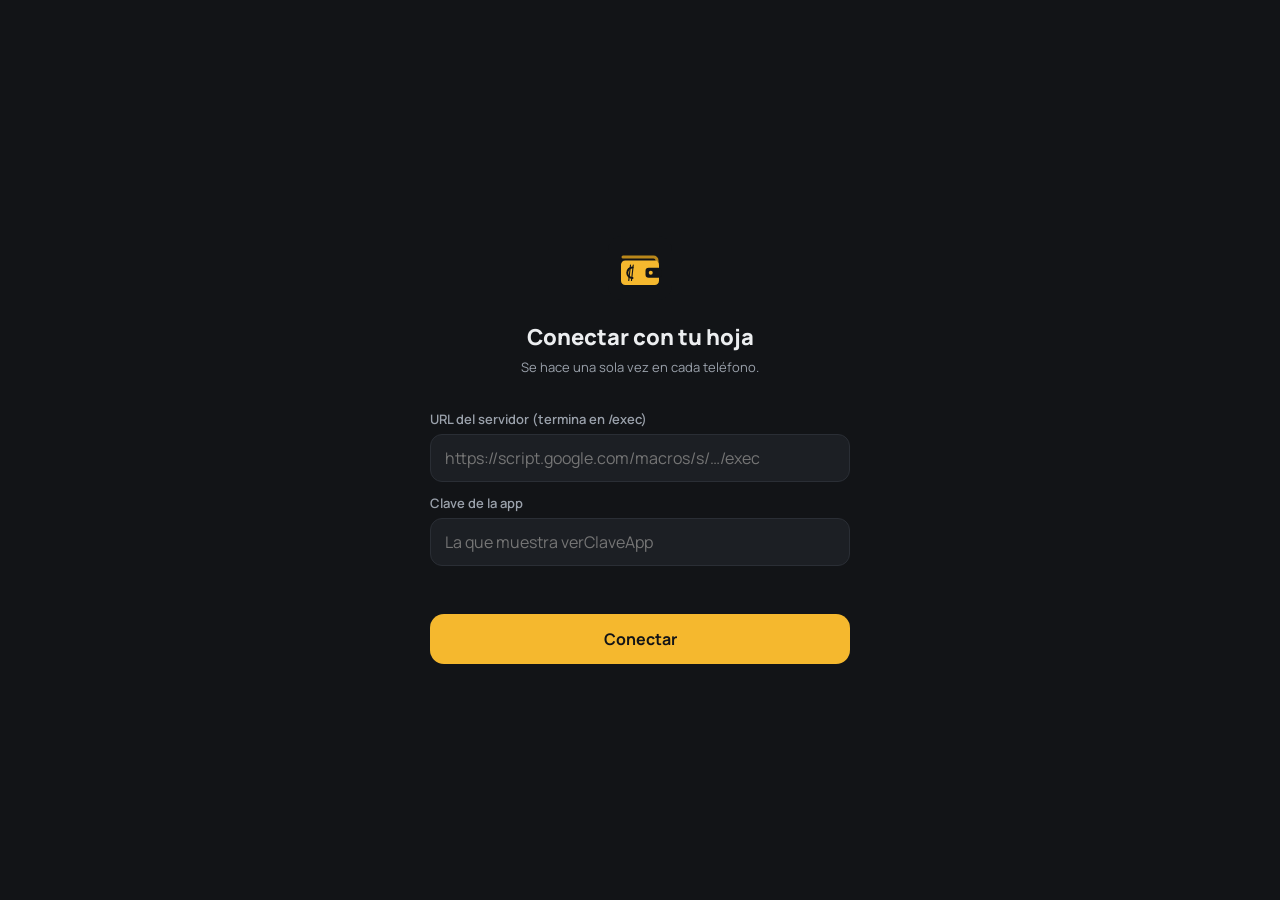
<file: index.html>
<!DOCTYPE html>
<html lang="es" data-tema="dorado">
<head>
  <meta charset="utf-8">
  <meta name="viewport" content="width=device-width, initial-scale=1, maximum-scale=1, user-scalable=no, viewport-fit=cover">
  <title>Finanzas</title>
  <meta name="theme-color" content="#121417">
  <meta name="color-scheme" content="light dark">
  <meta name="mobile-web-app-capable" content="yes">
  <meta name="apple-mobile-web-app-capable" content="yes">
  <meta name="apple-mobile-web-app-title" content="Finanzas">
  <link rel="manifest" href="manifest.webmanifest">
  <link rel="icon" type="image/png" href="icons/icono-192.png">
  <link rel="apple-touch-icon" href="icons/apple-touch-icon.png">
  <link rel="preconnect" href="https://fonts.googleapis.com">
  <link href="https://fonts.googleapis.com/css2?family=Manrope:wght@400;500;600;700;800&display=swap" rel="stylesheet">
  <link rel="stylesheet" href="css/estilos.css">
  <script>
    try {
      var t = localStorage.getItem('mf-tema') || 'dorado';
      if (t === 'auto') t = window.matchMedia('(prefers-color-scheme: dark)').matches ? (localStorage.getItem('mf-tema-oscuro') || 'dorado') : (localStorage.getItem('mf-tema-claro') || 'crema');
      document.documentElement.setAttribute('data-tema', t);
      document.documentElement.setAttribute('data-letra', localStorage.getItem('mf-letra') || 'normal');
    } catch (e) {}
  </script>
</head>
<body>
  <div class="cargando" id="cargando">
    <div id="logoCarga" class="logo"></div>
    <div class="spinner"></div>
    <div class="suave">Cargando tus finanzas…</div>
  </div>

  <main class="app">
    <section class="pantalla" id="p-inicio"></section>
    <section class="pantalla" id="p-movimientos"></section>
    <section class="pantalla" id="p-tarjetas"></section>
    <section class="pantalla" id="p-sobres"></section>
    <section class="pantalla" id="p-prestamo"></section>
    <section class="pantalla" id="p-ajustes"></section>
    <section class="pantalla" id="p-mas"></section>
    <section class="pantalla" id="p-calculadora"></section>
    <section class="pantalla" id="p-tasacero"></section>
    <section class="pantalla" id="p-tcdetalle"></section>
    <section class="pantalla" id="p-porasignar"></section>
    <section class="pantalla" id="p-reparto"></section>
    <section class="pantalla" id="p-limpiar"></section>
    <section class="pantalla" id="p-fondos"></section>
    <section class="pantalla" id="p-medeben"></section>
    <section class="pantalla" id="p-viajes"></section>
    <section class="pantalla" id="p-presupuesto"></section>
    <section class="pantalla" id="p-viaje"></section>
    <section class="pantalla" id="p-reportes"></section>
    <section class="pantalla" id="p-patrimonio"></section>
    <section class="pantalla" id="p-super"></section>
    <section class="pantalla" id="p-lista"></section>
    <section class="pantalla" id="p-plan"></section>
    <section class="pantalla" id="p-sobre"></section>
    <section class="pantalla" id="p-ctamov"></section>
    <section class="pantalla" id="p-revisar"></section>
    <section class="pantalla" id="p-aldia"></section>
  </main>

  <nav class="tabs" id="tabs" aria-label="Secciones"></nav>

  <div class="velo" id="velo" onclick="if (event.target === this) App.cerrar()">
    <div class="panel" role="dialog" aria-modal="true" id="panel"></div>
  </div>
  <div class="toast" id="toast" role="status"></div>

  <div class="bloqueo" id="bloqueo" aria-label="Ingresá tu PIN">
    <div class="logo" id="logoPin"></div>
    <div style="font-size:22px;font-weight:800">Finanzas</div>
    <div class="suave" id="pinTitulo" style="margin-top:-14px">Escribí tu PIN</div>
    <div class="puntos" id="puntos"></div>
    <div class="suave" id="pinMsg" style="min-height:20px"></div>
    <div class="teclado" id="teclado"></div>
    <div id="pinExtra"></div>
  </div>

  <div class="conexion" id="conexion"></div>

  <noscript>Esta aplicación necesita JavaScript.</noscript>
  <script src="js/calculos.js"></script>
  <script src="js/tiendas.js"></script>
  <script src="js/pdf.js"></script>
  <script src="js/lector.js"></script>
  <script src="js/app.js"></script>
</body>
</html>
</file>
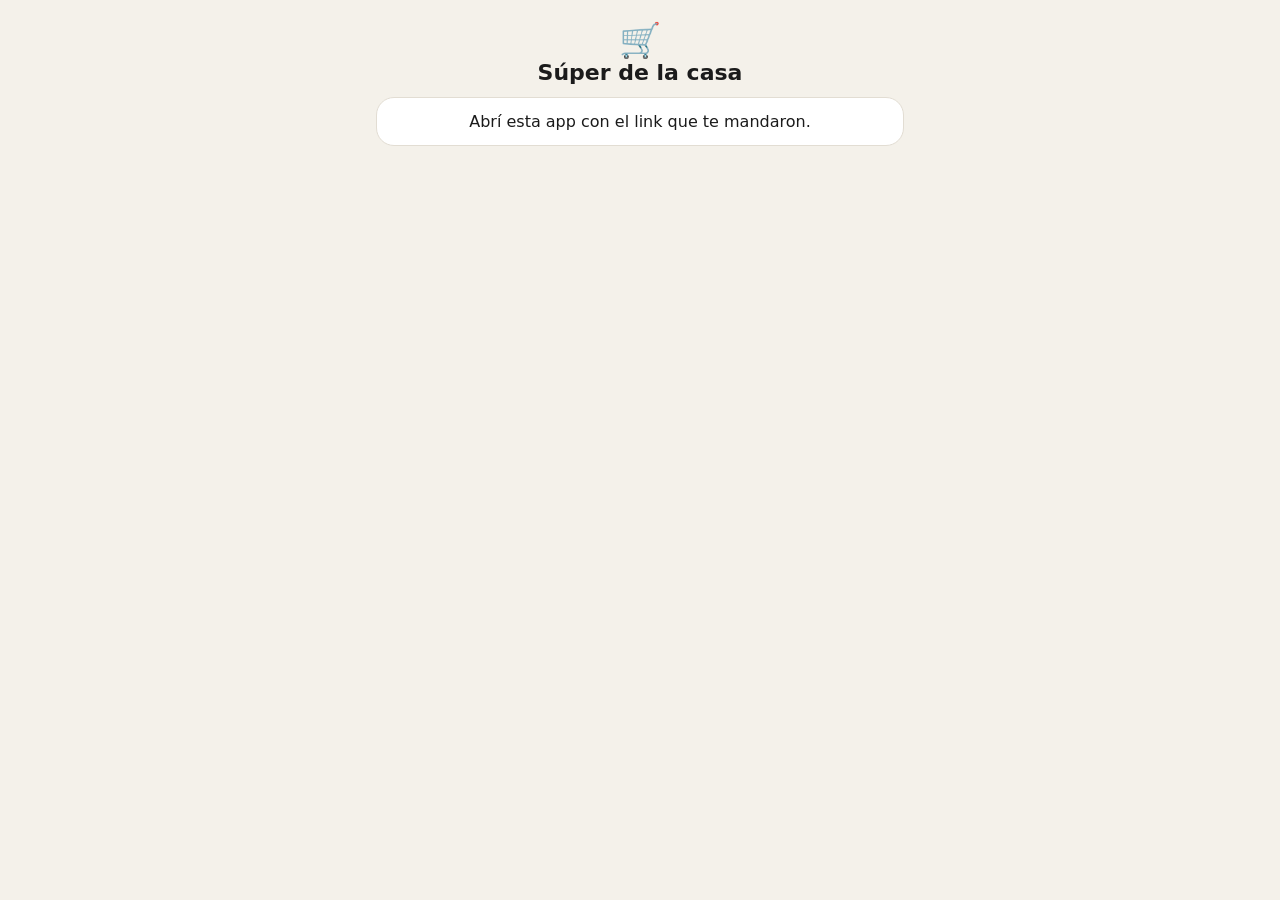
<file: casa.html>
<!doctype html>
<html lang="es">
<head>
  <meta charset="utf-8">
  <meta name="viewport" content="width=device-width, initial-scale=1, viewport-fit=cover">
  <meta name="theme-color" content="#121417">
  <meta name="robots" content="noindex">
  <title>Súper de la casa</title>
  <link rel="manifest" href="casa.webmanifest">
  <link rel="icon" href="icons/casa-192.png">
  <link rel="apple-touch-icon" href="icons/casa-192.png">
  <style>
    :root { --fondo: #121417; --tarjeta: #1C1F24; --tarjeta2: #24272c; --texto: #ECEEF0; --suave: #9AA1AB; --borde: #2A2E35; --verde: #3DD68C; --acento: #F5B82E; --naranja: #FF8A3D; --rojo: #FF7B7B; }
    @media (prefers-color-scheme: light) { :root { --fondo: #F4F1EA; --tarjeta: #FFFFFF; --tarjeta2: #EEEAE2; --texto: #1B1B1B; --suave: #6B6B6B; --borde: #E2DDD3; --verde: #1F8F55; --acento: #C8862B; --naranja: #C25A12; --rojo: #C0392B; } }
    * { box-sizing: border-box; margin: 0; padding: 0; }
    html, body, button, input { touch-action: manipulation; }
    body { font-family: system-ui, -apple-system, "Segoe UI", Roboto, sans-serif; background: var(--fondo); color: var(--texto); padding: calc(14px + env(safe-area-inset-top)) 16px calc(30px + env(safe-area-inset-bottom)); max-width: 560px; margin: 0 auto; overflow-x: hidden; }
    .suave { color: var(--suave); } .chico { font-size: 13px; } .verde { color: var(--verde); } .naranja { color: var(--naranja); } .rojo { color: var(--rojo); }
    .cab { text-align: center; margin: 6px 0 12px; } .cab .ic { font-size: 34px; } .cab h1 { font-size: 22px; font-weight: 800; }
    .caja { background: var(--tarjeta); border: 1px solid var(--borde); border-radius: 18px; padding: 14px; margin-top: 10px; }
    .fila { display: flex; justify-content: space-between; align-items: baseline; gap: 10px; }
    .grande { font-size: 25px; font-weight: 800; }
    .barra { height: 10px; border-radius: 5px; background: var(--tarjeta2); overflow: hidden; margin: 10px 0 4px; position: relative; } .barra i { display: block; height: 100%; border-radius: 5px; }
    .barra b { position: absolute; top: -2px; bottom: -2px; width: 2px; background: var(--texto); opacity: .5; }
    .flot { font-style: normal; font-size: 11px; font-weight: 700; padding: 1px 6px; border-radius: 8px; background: color-mix(in srgb, #7FB2FF 18%, transparent); color: #7FB2FF; white-space: nowrap; }
    .flot-caja { border-color: color-mix(in srgb, #7FB2FF 45%, transparent); background: color-mix(in srgb, #7FB2FF 8%, var(--tarjeta)); }
    .tip { margin-top: 10px; font-size: 14px; border-radius: 12px; padding: 10px 12px; background: color-mix(in srgb, var(--acento) 12%, transparent); }
    .dos { display: grid; grid-template-columns: 1fr 1fr; gap: 8px; margin-top: 12px; }
    .btn { display: block; width: 100%; border: 0; border-radius: 14px; padding: 14px; font: inherit; font-weight: 800; font-size: 15.5px; cursor: pointer; background: var(--acento); color: #111; }
    .btn.sec { background: transparent; border: 1.5px solid var(--borde); color: var(--texto); }
    .btn.peligro { background: transparent; border: 1.5px solid var(--rojo); color: var(--rojo); }
    .btn:disabled { opacity: .5; }
    .sec-t { font-size: 12px; font-weight: 800; letter-spacing: .5px; color: var(--suave); margin: 18px 4px 4px; }
    .mov { display: flex; gap: 10px; align-items: center; width: 100%; padding: 10px 2px; border: 0; border-bottom: 1px solid var(--borde); background: none; color: var(--texto); font: inherit; text-align: left; }
    .mov:last-child { border-bottom: 0; }
    .mov .ico { width: 36px; height: 36px; border-radius: 11px; background: var(--tarjeta2); display: flex; align-items: center; justify-content: center; font-size: 17px; flex-shrink: 0; }
    .mov .t { flex: 1; min-width: 0; } .mov .t b { display: block; font-size: 14.5px; overflow: hidden; text-overflow: ellipsis; white-space: nowrap; } .mov .t span { font-size: 12px; color: var(--suave); }
    .mov .m { text-align: right; font-weight: 800; white-space: nowrap; } .mov .m span { display: block; font-size: 11px; font-weight: 600; }
    .mov.est { border: 1px dashed var(--naranja); border-radius: 12px; padding: 8px; margin: 4px 0; }
    .chips { display: flex; flex-wrap: wrap; gap: 6px; margin-top: 8px; }
    .chip { border: 1.5px solid var(--borde); background: none; color: var(--texto); border-radius: 999px; padding: 8px 13px; font: inherit; font-size: 14px; }
    .chip.on { background: var(--acento); border-color: var(--acento); color: #111; font-weight: 700; }
    label.campo { display: block; margin-top: 12px; font-size: 13px; color: var(--suave); }
    label.campo input { display: block; width: 100%; height: 48px; border-radius: 12px; border: 1px solid var(--borde); background: var(--tarjeta); color: var(--texto); padding: 0 12px; font: inherit; font-size: 16px; margin-top: 5px; }
    input.monto { text-align: center; font-size: 34px !important; font-weight: 800; height: 64px !important; }
    .velo { position: fixed; inset: 0; background: rgba(0,0,0,.55); display: none; align-items: flex-end; justify-content: center; z-index: 10; }
    .velo.ver { display: flex; }
    .panel { background: var(--fondo); width: 100%; max-width: 560px; max-height: 94vh; overflow-y: auto; overflow-x: hidden; border-radius: 22px 22px 0 0; padding: 16px 16px calc(20px + env(safe-area-inset-bottom)); }
    .panel h2 { font-size: 20px; }
    .toast { position: fixed; left: 50%; bottom: calc(24px + env(safe-area-inset-bottom)); transform: translateX(-50%); background: #000d; color: #fff; padding: 10px 16px; border-radius: 12px; font-size: 14px; opacity: 0; transition: opacity .2s; pointer-events: none; max-width: 90vw; z-index: 20; }
    .toast.ver { opacity: 1; }
    .vivo { font-size: 12px; text-align: center; color: var(--suave); margin-top: 14px; }
  </style>
</head>
<body>
  <div id="app"><div class="suave" style="text-align:center;margin-top:40vh">Abriendo…</div></div>
  <div class="velo" id="velo" onclick="if (event.target === this) K.cerrar()"><div class="panel" id="panel"></div></div>
  <div class="toast" id="toast"></div>
  <script src="js/calculos.js"></script>
  <script src="js/casa.js"></script>
</body>
</html>
</file>
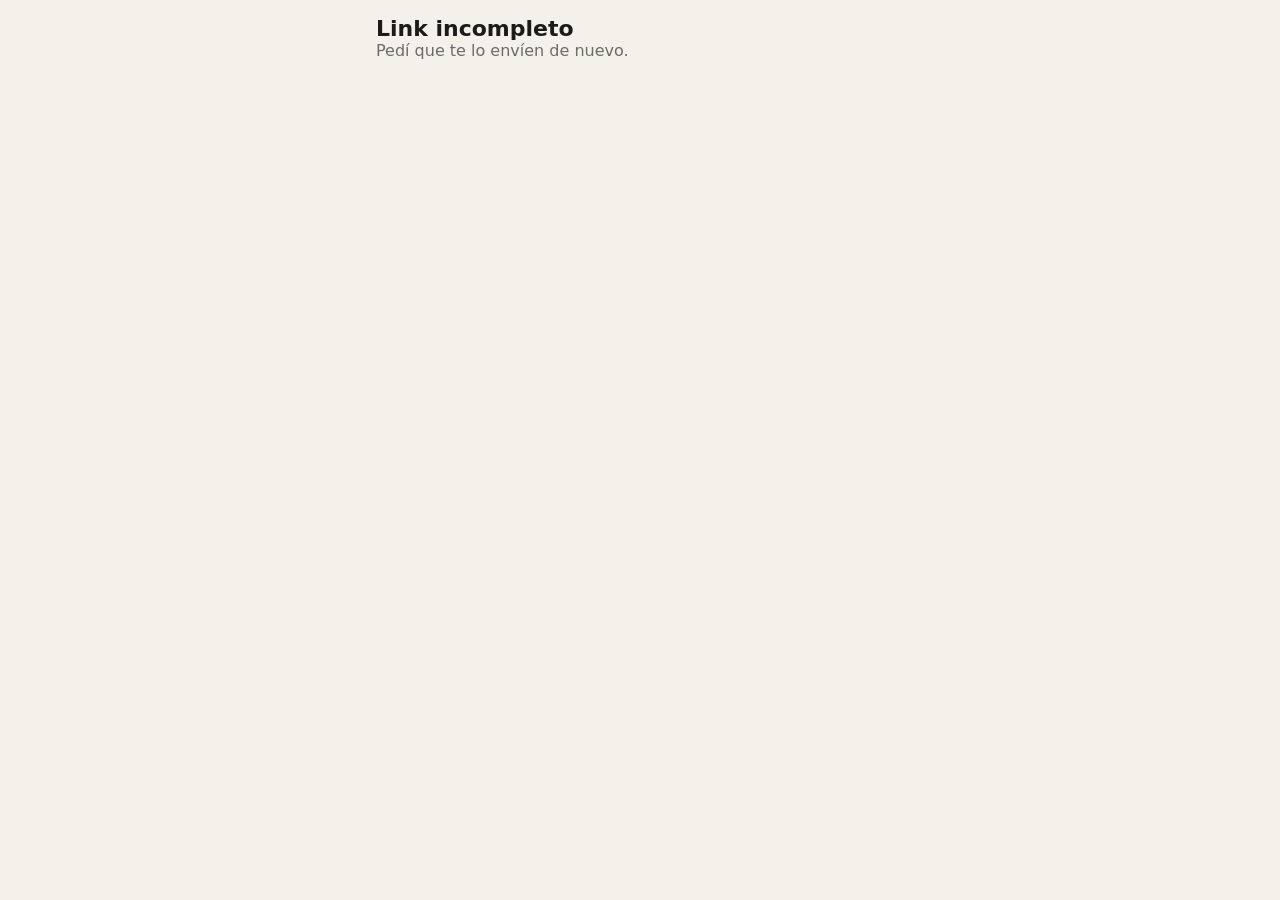
<file: lista.html>
<!doctype html>
<html lang="es">
<head>
  <meta charset="utf-8">
  <meta name="viewport" content="width=device-width, initial-scale=1, maximum-scale=1, user-scalable=no, viewport-fit=cover">
  <meta name="theme-color" content="#F4F1EA">
  <meta name="robots" content="noindex">
  <title>Lista compartida</title>
  <style>
    :root { --fondo: #F4F1EA; --tarjeta: #FFFFFF; --texto: #1B1B1B; --suave: #6B6B6B; --borde: #E2DDD3; --verde: #2E8B57; --acento: #C8862B; --rojo: #C0392B; }
    @media (prefers-color-scheme: dark) { :root { --fondo: #121417; --tarjeta: #1C1F24; --texto: #ECEEF0; --suave: #9AA1AB; --borde: #2A2E35; --verde: #3DD68C; --acento: #F5B82E; --rojo: #FF7B7B; } }
    * { box-sizing: border-box; margin: 0; padding: 0; }
    html, body, button, input, label { touch-action: manipulation; }
    body { font-family: system-ui, -apple-system, "Segoe UI", Roboto, sans-serif; background: var(--fondo); color: var(--texto); padding: 16px 16px calc(90px + env(safe-area-inset-bottom)); max-width: 560px; margin: 0 auto; }
    h1 { font-size: 22px; font-weight: 800; } .suave { color: var(--suave); } .chico { font-size: 13px; }
    .sec { font-size: 12px; font-weight: 800; letter-spacing: .5px; color: var(--suave); margin: 16px 4px 6px; text-transform: uppercase; }
    .caja { background: var(--tarjeta); border: 1px solid var(--borde); border-radius: 16px; overflow: hidden; }
    .it { display: flex; align-items: center; gap: 10px; padding: 10px 12px; border-bottom: 1px solid var(--borde); }
    .it:last-child { border-bottom: 0; }
    .it input[type=checkbox] { width: 26px; height: 26px; accent-color: var(--verde); flex-shrink: 0; }
    .foto { width: 44px; height: 44px; border-radius: 11px; overflow: hidden; background: var(--fondo); border: 0; padding: 0; flex-shrink: 0; }
    .foto img { width: 100%; height: 100%; object-fit: cover; display: block; }
    .nom { flex: 1; min-width: 0; background: none; border: 0; text-align: left; color: var(--texto); font: inherit; display: flex; flex-direction: column; }
    .nom b { font-size: 16px; overflow: hidden; text-overflow: ellipsis; white-space: nowrap; }
    .on .nom b, .on .q { text-decoration: line-through; opacity: .5; }
    .q { font-weight: 800; white-space: nowrap; }
    .tgs { display: flex; flex-wrap: wrap; gap: 4px; margin-top: 3px; }
    .tg { font-size: 11px; padding: 2px 7px; border-radius: 8px; background: rgba(127,127,127,.18); white-space: nowrap; }
    .vistas { display: flex; gap: 6px; flex-wrap: wrap; margin-top: 10px; }
    .vista { border: 1.5px solid var(--borde); background: none; color: var(--texto); border-radius: 999px; padding: 7px 12px; font: inherit; font-size: 13.5px; }
    .vista.on { background: var(--verde); border-color: var(--verde); color: #fff; }
    .mini { border: 1.5px solid var(--borde); background: none; color: var(--texto); border-radius: 10px; padding: 5px 9px; font: inherit; font-weight: 700; font-size: 12.5px; flex-shrink: 0; }
    .btn { display: block; width: 100%; border: 0; border-radius: 14px; padding: 13px; font: inherit; font-weight: 800; font-size: 15px; cursor: pointer; margin-top: 8px; background: var(--verde); color: #fff; }
    .btn.sec { background: transparent; border: 1.5px solid var(--borde); color: var(--texto); }
    .btn.ac { background: transparent; border: 1.5px solid var(--acento); color: var(--acento); }
    .barra { height: 9px; border-radius: 5px; background: var(--borde); overflow: hidden; margin-top: 8px; } .barra i { display: block; height: 100%; background: var(--verde); }
    .velo { position: fixed; inset: 0; background: rgba(0,0,0,.5); display: none; align-items: flex-end; justify-content: center; z-index: 10; }
    .velo.ver { display: flex; }
    .panel { background: var(--fondo); width: 100%; max-width: 560px; max-height: 92vh; overflow-y: auto; border-radius: 22px 22px 0 0; padding: 16px 16px calc(20px + env(safe-area-inset-bottom)); }
    .grande { width: 100%; aspect-ratio: 1/1; object-fit: contain; border-radius: 14px; background: var(--tarjeta); margin-top: 10px; display: flex; align-items: center; justify-content: center; color: var(--suave); }
    input.txt { width: 100%; height: 46px; border-radius: 12px; border: 1px solid var(--borde); background: var(--tarjeta); color: var(--texto); padding: 0 12px; font: inherit; font-size: 16px; margin-top: 6px; }
    .consulta { border: 1.5px solid var(--acento); border-radius: 16px; padding: 12px; margin: 10px 0; background: var(--tarjeta); }
    .dos { display: grid; grid-template-columns: 1fr 1fr; gap: 8px; }
    .vivo { font-size: 12.5px; color: var(--verde); font-weight: 700; margin-top: 4px; min-height: 16px; }
    .toast { position: fixed; left: 50%; bottom: calc(24px + env(safe-area-inset-bottom)); transform: translateX(-50%); background: #000d; color: #fff; padding: 10px 16px; border-radius: 12px; font-size: 14px; opacity: 0; transition: opacity .25s; pointer-events: none; z-index: 20; }
    .toast.ver { opacity: 1; }
    .agregar { display: flex; gap: 8px; margin-top: 12px; } .agregar input { flex: 1; margin: 0; } .agregar .btn { width: auto; margin: 0; padding: 0 16px; }
  </style>
</head>
<body>
  <div id="app"><div class="suave" style="text-align:center;margin-top:40vh">Abriendo la lista…</div></div>
  <div class="velo" id="velo" onclick="if (event.target === this) L.cerrar()"><div class="panel" id="panel"></div></div>
  <div class="toast" id="toast"></div>
  <script src="js/tiendas.js"></script>
  <script src="js/lista.js"></script>
</body>
</html>
</file>
<file: css/estilos.css>
:root {
  --fondo: #F3F5F4; --tarjeta: #FFFFFF; --texto: #13221B; --suave: #56645C; --borde: #DCE2DE; --linea: #EEF1EF;
  --verde: #0F6B54; --verde-osc: #0A4F3E; --verde-claro: #E3EFEA; --barra: #BFD9CE;
  --naranja: #C2571A; --naranja-txt: #A2470F; --naranja-claro: #F6E4D8; --naranja-fondo: #FDF3EC;
  --rojo: #9B2C1E; --oscuro: #13221B; --relleno: #0F6B54; --aviso-txt: #7A3509; --aviso-borde: #F0CDB6;
  --sobre-relleno: #FFFFFF; --hero-fondo: var(--relleno); --hero-texto: #FFFFFF; --hero-borde: transparent;
  --positivo: var(--verde); --acento: var(--verde); --tile: var(--tarjeta);
  color-scheme: light;
}
:root[data-tema="dorado"] {
  --fondo: #121417; --tarjeta: #1C1F24; --texto: #ECEEF0; --suave: #9AA1AB; --borde: #2A2E35; --linea: #23272D;
  --verde: #F5B82E; --verde-osc: #F5B82E; --verde-claro: #2A2410; --barra: #3A3216;
  --naranja: #FF8A3D; --naranja-txt: #FFA466; --naranja-claro: #3A2416; --naranja-fondo: #2A1D14;
  --rojo: #FF7B7B; --oscuro: #0B0D0F; --relleno: #F5B82E; --aviso-txt: #FFC89A; --aviso-borde: #4A3020;
  --sobre-relleno: #121417; --hero-fondo: #1C1F24; --hero-texto: #ECEEF0; --hero-borde: #2A2E35;
  --positivo: #3DD68C; --acento: #F5B82E; --tile: #1F2329;
  color-scheme: dark;
}
:root[data-tema="oscuro"] {
  --fondo: #0E1512; --tarjeta: #16201B; --texto: #E4ECE7; --suave: #9AAAA1; --borde: #26342D; --linea: #1E2A24;
  --verde: #5CC79E; --verde-osc: #8FE0C0; --verde-claro: #1D3A2F; --barra: #2C4B3E;
  --naranja: #E3803F; --naranja-txt: #F2A774; --naranja-claro: #3B2719; --naranja-fondo: #271B12;
  --rojo: #F08A7A; --oscuro: #0A100D; --relleno: #17805F; --aviso-txt: #F2C4A2; --aviso-borde: #4A3020;
  color-scheme: dark;
}
@media (prefers-color-scheme: dark) {
  :root[data-tema="auto"] {
    --fondo: #0E1512; --tarjeta: #16201B; --texto: #E4ECE7; --suave: #9AAAA1; --borde: #26342D; --linea: #1E2A24;
    --verde: #5CC79E; --verde-osc: #8FE0C0; --verde-claro: #1D3A2F; --barra: #2C4B3E;
    --naranja: #E3803F; --naranja-txt: #F2A774; --naranja-claro: #3B2719; --naranja-fondo: #271B12;
    --rojo: #F08A7A; --oscuro: #0A100D; --relleno: #17805F; --aviso-txt: #F2C4A2; --aviso-borde: #4A3020;
    color-scheme: dark;
  }
}
* { box-sizing: border-box; -webkit-tap-highlight-color: transparent; }
html, body { margin: 0; background: var(--fondo); color: var(--texto); }
body { font-family: 'Manrope', system-ui, -apple-system, 'Segoe UI', sans-serif; font-variant-numeric: tabular-nums; font-size: 15px; }
button, input, select, textarea { font-family: inherit; font-size: 16px; color: inherit; }
a { color: var(--verde); }

.app { max-width: 560px; margin: 0 auto; min-height: 100vh; padding-bottom: calc(96px + env(safe-area-inset-bottom)); }
.pantalla { padding: 24px 18px 8px; display: none; flex-direction: column; gap: 14px; }
.pantalla.activa { display: flex; }

.cab { display: flex; justify-content: space-between; align-items: flex-end; gap: 12px; }
.sobretitulo { font-size: 13px; color: var(--suave); font-weight: 600; }
.titulo { font-size: 26px; font-weight: 800; letter-spacing: -0.5px; margin: 0; }
.mesnav { display: flex; align-items: center; gap: 6px; }
.btn-icono { width: 44px; height: 44px; border-radius: 22px; border: 1px solid var(--borde); background: var(--tarjeta);
  display: inline-flex; align-items: center; justify-content: center; padding: 0; cursor: pointer; }
.btn-icono svg { width: 20px; height: 20px; }

.caja { background: var(--tarjeta); border: 1px solid var(--borde); border-radius: 18px; padding: 16px; display: flex; flex-direction: column; gap: 12px; }
.caja.sinpad { padding: 0; gap: 0; }
.caja h3 { margin: 0; font-size: 15px; font-weight: 700; }
.fila { display: flex; justify-content: space-between; align-items: center; gap: 10px; }
.suave { color: var(--suave); font-size: 13px; }
.chico { font-size: 12px; }
.fuerte { font-weight: 800; }
.verde { color: var(--positivo); } .rojo { color: var(--rojo); } .naranja { color: var(--naranja-txt); }

.hero { background: var(--hero-fondo); color: var(--hero-texto); border: 1px solid var(--hero-borde); border-radius: 20px; padding: 20px; display: flex; flex-direction: column; gap: 14px; }
.hero.oscuro { background: var(--oscuro); }
.hero .grande { font-size: 30px; font-weight: 800; letter-spacing: -0.5px; }
.hero .medio { font-size: 22px; font-weight: 700; }
.hero .et { font-size: 12px; opacity: .85; }
.hero hr { border: 0; height: 1px; background: rgba(255,255,255,.25); margin: 0; }

.barra { height: 8px; border-radius: 4px; background: var(--verde-claro); overflow: hidden; }
.barra > i { display: block; height: 100%; border-radius: 4px; background: var(--verde); }
.barra.alerta { background: var(--naranja-claro); } .barra.alerta > i { background: var(--naranja); }
.hero .barra { background: rgba(255,255,255,.18); height: 10px; } .hero .barra > i { background: #7FD1B0; }

.pill { font-size: 12px; font-weight: 700; padding: 4px 10px; border-radius: 12px; background: var(--linea); color: var(--suave); white-space: nowrap; }
.pill.alerta { background: var(--naranja-claro); color: var(--naranja-txt); }
.pill.ok { background: var(--verde-claro); color: var(--verde-osc); }

.aviso { background: var(--naranja-fondo); border: 1px solid var(--aviso-borde); border-radius: 16px; padding: 14px; display: flex; gap: 12px; align-items: center; color: var(--aviso-txt); cursor: pointer; border-width: 1px; text-align: left; width: 100%; }

.item { display: flex; gap: 12px; align-items: center; padding: 14px 16px; border: 0; border-bottom: 1px solid var(--linea); background: none; width: 100%; text-align: left; cursor: pointer; }
.item:last-child { border-bottom: 0; }
.item .ico { width: 40px; height: 40px; border-radius: 12px; background: var(--verde-claro); display: flex; align-items: center; justify-content: center; flex-shrink: 0; color: var(--verde); }
.item .ico.alerta { background: var(--naranja-fondo); color: var(--naranja-txt); }
.item .ico svg { width: 20px; height: 20px; }
.item .cuerpo { flex: 1; min-width: 0; }
.item .nombre { font-size: 15px; font-weight: 700; white-space: nowrap; overflow: hidden; text-overflow: ellipsis; }
.item .det { font-size: 12px; color: var(--suave); white-space: nowrap; overflow: hidden; text-overflow: ellipsis; }
.item .monto { text-align: right; font-weight: 800; white-space: nowrap; }
.item .origen { font-size: 11px; color: var(--suave); font-weight: 500; }
.dia { font-size: 12px; font-weight: 700; color: var(--suave); letter-spacing: .6px; margin: 6px 2px -4px; text-transform: uppercase; }

.buscador { display: flex; align-items: center; gap: 10px; background: var(--tarjeta); border: 1px solid var(--borde); border-radius: 14px; padding: 0 14px; height: 46px; }
.buscador input { border: 0; outline: 0; background: transparent; flex: 1; min-width: 0; }
.chips { display: flex; gap: 8px; overflow-x: auto; scrollbar-width: none; padding-bottom: 2px; }
.chip { height: 36px; padding: 0 14px; border-radius: 18px; border: 1px solid var(--borde); background: var(--tarjeta); font-size: 14px; font-weight: 600; white-space: nowrap; cursor: pointer; }
.chip.on { background: var(--relleno); border-color: var(--relleno); color: var(--sobre-relleno); }

.plastico { border-radius: 18px 18px 0 0; padding: 18px; color: #fff; display: flex; flex-direction: column; gap: 16px; }
.plastico .num { font-size: 17px; letter-spacing: 3px; font-weight: 600; }
.plastico + .caja { border-top: 0; border-radius: 0 0 18px 18px; }
.dos { display: grid; grid-template-columns: repeat(2, minmax(0, 1fr)); gap: 10px; }
.tres { display: grid; grid-template-columns: repeat(3, minmax(0, 1fr)); gap: 8px; }
.mini { background: var(--tarjeta); border: 1px solid var(--borde); border-radius: 14px; padding: 12px; }
.mini .et { font-size: 11px; color: var(--suave); font-weight: 600; }
.mini .v { font-size: 15px; font-weight: 800; }

.btn { height: 50px; border-radius: 14px; border: 0; background: var(--relleno); color: var(--sobre-relleno); font-weight: 700; font-size: 16px; cursor: pointer; padding: 0 18px; }
.btn.sec { background: var(--tarjeta); color: var(--verde); border: 1px solid var(--borde); }
.btn.peligro { background: none; color: var(--rojo); }
.btn.chico { height: 40px; font-size: 14px; border-radius: 20px; padding: 0 14px; display: inline-flex; align-items: center; gap: 6px; }
.btn[disabled] { opacity: .6; }
.punteado { height: 56px; border-radius: 18px; border: 2px dashed #A9B6AE; background: transparent; color: var(--verde); font-weight: 700; font-size: 15px; cursor: pointer; display: flex; align-items: center; justify-content: center; gap: 8px; }

.graf { height: 96px; display: grid; gap: 6px; align-items: end; }
.graf > i { display: block; background: var(--barra); border-radius: 4px 4px 0 0; }
.graf > i.ult { background: var(--verde); }
.graf-et { display: grid; gap: 6px; font-size: 10px; color: var(--suave); text-align: center; }
.tabla { display: grid; grid-template-columns: 84px repeat(3, minmax(0, 1fr)); gap: 8px 6px; font-size: 13px; }
.tabla .h { font-size: 11px; color: var(--suave); font-weight: 700; }
.tabla .d { text-align: right; }

/* Barra inferior */
nav.tabs { position: fixed; left: 0; right: 0; bottom: 0; background: var(--tarjeta); border-top: 1px solid var(--borde);
  display: grid; grid-template-columns: repeat(5, minmax(0, 1fr)); padding-bottom: env(safe-area-inset-bottom); z-index: 5; }
nav.tabs button { height: 64px; border: 0; background: none; display: flex; flex-direction: column; align-items: center; justify-content: center; gap: 3px;
  color: var(--suave); font-size: 11px; font-weight: 600; cursor: pointer; }
nav.tabs button.on { color: var(--verde); font-weight: 700; }
nav.tabs svg { width: 22px; height: 22px; }
.fab { position: fixed; right: max(20px, calc(50% - 260px)); bottom: calc(84px + env(safe-area-inset-bottom)); width: 58px; height: 58px; border-radius: 29px;
  background: var(--relleno); border: 0; color: #fff; display: flex; align-items: center; justify-content: center; box-shadow: 0 4px 12px rgba(15,107,84,.35); cursor: pointer; z-index: 6; }
.fab svg { width: 26px; height: 26px; }

/* Hoja inferior (formularios) */
.velo { position: fixed; inset: 0; background: rgba(19,34,27,.45); z-index: 10; display: none; align-items: flex-end; justify-content: center; }
.velo.abierto { display: flex; }
.panel { background: var(--fondo); width: 100%; max-width: 560px; max-height: 92vh; overflow-y: auto; border-radius: 22px 22px 0 0;
  padding: 10px 18px calc(24px + env(safe-area-inset-bottom)); }
.panel .asa { width: 40px; height: 5px; border-radius: 3px; background: #C9D1CC; margin: 0 auto 12px; }
.panel h2 { margin: 0 0 6px; font-size: 20px; font-weight: 800; }
.campo { display: flex; flex-direction: column; gap: 6px; margin-top: 12px; }
.campo > span { font-size: 13px; font-weight: 600; color: var(--suave); }
.campo input, .campo select, .campo textarea { height: 48px; border-radius: 12px; border: 1px solid var(--borde); background: var(--tarjeta); padding: 0 14px; width: 100%; }
.campo textarea { height: 72px; padding: 12px 14px; resize: vertical; }
.campo input.monto { font-size: 22px; font-weight: 800; }
.grupo { display: flex; gap: 8px; flex-wrap: wrap; }
.check { display: flex; gap: 10px; align-items: center; margin-top: 14px; font-size: 14px; color: var(--suave); }
.check input { width: 22px; height: 22px; accent-color: var(--relleno); }
.acciones { display: flex; flex-direction: column; gap: 10px; margin-top: 20px; }

.toast { position: fixed; left: 50%; bottom: calc(100px + env(safe-area-inset-bottom)); transform: translateX(-50%); background: var(--oscuro); color: #fff;
  padding: 12px 18px; border-radius: 14px; font-size: 14px; z-index: 20; max-width: 90vw; display: none; }
.toast.ver { display: block; }
.cargando { position: fixed; inset: 0; display: flex; flex-direction: column; align-items: center; justify-content: center; gap: 16px; background: var(--fondo); z-index: 30; }
.cargando .logo { width: 72px; height: 72px; }
.spinner { width: 28px; height: 28px; border-radius: 50%; border: 3px solid var(--verde-claro); border-top-color: var(--verde); animation: girar .8s linear infinite; }
@keyframes girar { to { transform: rotate(360deg); } }
/* Montos ocultos */


/* Configuración */
.opcion { display: flex; align-items: center; gap: 12px; padding: 14px 16px; border-bottom: 1px solid var(--linea); background: none; border-left: 0; border-right: 0; border-top: 0; width: 100%; text-align: left; cursor: pointer; }
.opcion:last-child { border-bottom: 0; }
.opcion .cuerpo { flex: 1; min-width: 0; }
.opcion .nombre { font-size: 15px; font-weight: 600; }
.opcion .det { font-size: 12px; color: var(--suave); }
.interruptor { position: relative; width: 50px; height: 30px; flex-shrink: 0; }
.interruptor input { opacity: 0; width: 100%; height: 100%; margin: 0; position: absolute; cursor: pointer; z-index: 1; }
.interruptor i { position: absolute; inset: 0; border-radius: 15px; background: var(--borde); transition: background .2s; }
.interruptor i::after { content: ''; position: absolute; top: 3px; left: 3px; width: 24px; height: 24px; border-radius: 50%; background: #fff; transition: transform .2s; box-shadow: 0 1px 3px rgba(0,0,0,.25); }
.interruptor input:checked + i { background: var(--relleno); }
.interruptor input:checked + i::after { transform: translateX(20px); }
.interruptor input:focus-visible + i { outline: 2px solid var(--verde); outline-offset: 2px; }
.seccion { font-size: 12px; font-weight: 700; color: var(--suave); letter-spacing: .6px; text-transform: uppercase; margin: 8px 2px -4px; }

/* Pantalla de PIN */
.bloqueo { position: fixed; inset: 0; background: var(--fondo); z-index: 40; display: none; flex-direction: column; align-items: center; justify-content: center; gap: 22px; padding: 24px; }
.bloqueo.ver { display: flex; }
.bloqueo .logo { width: 64px; height: 64px; }
.puntos { display: flex; gap: 14px; height: 18px; }
.puntos i { width: 14px; height: 14px; border-radius: 50%; border: 2px solid var(--verde); }
.puntos i.lleno { background: var(--verde); }
.teclado { display: grid; grid-template-columns: repeat(3, 76px); gap: 14px; }
.teclado button { height: 76px; border-radius: 38px; border: 1px solid var(--borde); background: var(--tarjeta); font-size: 26px; font-weight: 600; cursor: pointer; color: var(--texto); font-family: inherit; }
.teclado button.sin { border: 0; background: none; font-size: 15px; color: var(--suave); }
.teclado button.huella { border: 0; background: none; color: var(--acento); display: flex; align-items: center; justify-content: center; }
.teclado button.huella svg { width: 36px; height: 36px; }
.teclado button:active { transform: scale(.94); }
.puntos i { transition: background .12s; }
.vacio { text-align: center; color: var(--suave); padding: 28px 12px; font-size: 14px; }

/* Pantalla de conexión (URL /exec + clave) */
.conexion { position: fixed; inset: 0; background: var(--fondo); z-index: 45; display: none; flex-direction: column; align-items: center; justify-content: center; gap: 22px; padding: 24px; overflow-y: auto; }
.conexion.ver { display: flex; }
.conexion .logo { width: 64px; height: 64px; }

/* ---------------- v1.2 ---------------- */
:root[data-tema="dorado"] .hero .barra { background: #262A31; } :root[data-tema="dorado"] .hero .barra > i { background: #F5B82E; }
:root[data-tema="dorado"] .hero.oscuro { background: #1C1F24; }
.ojo { width: 34px; height: 34px; border-radius: 17px; border: 0; background: transparent; color: inherit; flex-shrink: 0; opacity: .85; display: inline-flex; align-items: center; justify-content: center; padding: 0; cursor: pointer; }
.ojo svg { width: 20px; height: 20px; }
.rapidos { display: grid; grid-template-columns: repeat(3, minmax(0, 1fr)); gap: 8px; }
.rapidos button { height: 62px; border-radius: 14px; border: 0; background: var(--tile); color: var(--texto); font-weight: 700; font-size: 12px; display: flex; flex-direction: column; align-items: center; justify-content: center; gap: 4px; cursor: pointer; }
.rapidos button.principal { background: var(--relleno); color: var(--sobre-relleno); font-weight: 800; }
.rapidos svg { width: 20px; height: 20px; }
:root:not([data-tema="dorado"]) .rapidos button:not(.principal) { background: rgba(255,255,255,.14); color: #fff; }

/* Accesos con iconos */
.accesos { display: grid; grid-template-columns: repeat(4, minmax(0, 1fr)); gap: 14px 6px; }
.tile { display: flex; flex-direction: column; align-items: center; gap: 7px; background: none; border: 0; padding: 0; cursor: pointer; color: var(--texto); -webkit-user-select: none; user-select: none; -webkit-touch-callout: none; }
.tile .ic { width: 60px; height: 60px; border-radius: 18px; background: var(--tile); border: 1px solid var(--borde); display: flex; align-items: center; justify-content: center; position: relative; }
:root[data-tema="dorado"] .tile .ic { border-color: transparent; }
.tile .ic svg { width: 29px; height: 29px; }
.tile .ic .b { stroke: var(--texto); stroke-width: 1.7; fill: none; }
.tile .ic .a { stroke: var(--acento); fill: var(--acento); stroke-width: 1.2; }
.tile.prox .ic { border: 2px dashed var(--borde); background: transparent; }
.tile .pin { position: absolute; top: -4px; right: -4px; width: 16px; height: 16px; border-radius: 8px; background: var(--acento); border: 2px solid var(--fondo); }
.tile span.n { font-size: 12px; font-weight: 600; text-align: center; line-height: 1.2; }
.seccion-t { font-size: 12px; font-weight: 800; color: var(--suave); letter-spacing: .8px; margin: 6px 2px -2px; }

/* Barra inferior con botón central */
nav.tabs { align-items: center; }
nav.tabs .centro { display: flex; justify-content: center; }
nav.tabs .nav-mas { width: 62px; height: 62px; border-radius: 31px; border: 5px solid var(--fondo); background: var(--relleno); color: var(--sobre-relleno);
  margin-top: -30px; display: flex; align-items: center; justify-content: center; box-shadow: 0 6px 16px rgba(0,0,0,.25); cursor: pointer; padding: 0; height: 62px; }
:root[data-tema="dorado"] nav.tabs .nav-mas { box-shadow: 0 6px 18px rgba(245,184,46,.35); }
nav.tabs .nav-mas svg { width: 26px; height: 26px; stroke-width: 3; }
nav.tabs button.on { color: var(--acento); }

/* Segmentos (meses/años, anual/mensual…) */
.seg { display: grid; grid-auto-flow: column; grid-auto-columns: minmax(0, 1fr); background: var(--tile); border: 1px solid var(--borde); border-radius: 12px; padding: 3px; gap: 3px; }
.seg button { height: 34px; border-radius: 9px; border: 0; background: transparent; color: var(--suave); font-weight: 700; font-size: 13px; cursor: pointer; }
.seg button.on { background: var(--relleno); color: var(--sobre-relleno); font-weight: 800; }
.dos-campos { display: grid; grid-template-columns: repeat(2, minmax(0, 1fr)); gap: 8px; }
.campo.compacto { margin-top: 10px; }
.btn.borde { background: transparent; color: var(--acento); border: 1px solid var(--acento); height: 44px; font-size: 14px; display: flex; align-items: center; justify-content: center; gap: 8px; }
.btn.borde svg { width: 18px; height: 18px; }
.cifra-g { font-size: 28px; font-weight: 800; color: var(--acento); letter-spacing: -.5px; }
.apilada { height: 12px; border-radius: 6px; display: flex; overflow: hidden; background: var(--linea); }
.apilada i { display: block; height: 100%; }
.leyenda { display: grid; grid-template-columns: repeat(3, minmax(0, 1fr)); gap: 6px; font-size: 11px; color: var(--suave); }
.leyenda b { display: block; font-size: 13px; color: var(--texto); }
.punto { display: inline-block; width: 8px; height: 8px; border-radius: 4px; margin-right: 4px; }
.tabla-k { display: grid; grid-template-columns: 40px repeat(3, minmax(0, 1fr)); gap: 6px 6px; font-size: 12px; }
.tabla-k .h { font-size: 11px; color: var(--suave); font-weight: 700; padding-bottom: 4px; border-bottom: 1px solid var(--linea); }
.tabla-k .d { text-align: right; }
.tabla-k .s { font-size: 10px; color: var(--suave); }
.bien { background: rgba(61,214,140,.12); border-radius: 12px; padding: 12px; }
.bien .et { font-size: 11px; color: var(--positivo); font-weight: 700; }
.bien .v { font-size: 18px; font-weight: 800; color: var(--positivo); }
.sim-lista { display: flex; gap: 8px; overflow-x: auto; scrollbar-width: none; }
.sim { flex: 0 0 auto; min-width: 150px; background: var(--tarjeta); border: 1px solid var(--borde); border-radius: 12px; padding: 10px 12px; text-align: left; cursor: pointer; color: var(--texto); position: relative; }
.sim b { display: block; font-size: 13px; padding-right: 18px; }
.sim span { font-size: 11px; color: var(--suave); }
.sim .x { position: absolute; top: 4px; right: 4px; width: 26px; height: 26px; border: 0; background: none; color: var(--suave); font-size: 16px; cursor: pointer; }
.atras-cab { display: flex; align-items: center; gap: 10px; }

/* v1.4 · botón flotante con texto (detalle de tasa cero) */
.fab-txt { position: fixed; right: max(16px, calc(50% - 264px)); bottom: calc(80px + env(safe-area-inset-bottom)); z-index: 6;
  display: inline-flex; align-items: center; gap: 8px; height: 54px; padding: 0 22px; border-radius: 27px; border: 0;
  background: var(--acento); color: #121417; font: inherit; font-weight: 800; font-size: 15px; box-shadow: 0 8px 24px rgba(0,0,0,.35); cursor: pointer; }
.fab-txt svg { width: 20px; height: 20px; }
#p-tcdetalle { padding-bottom: 90px; }

/* ---------- v1.5 · se ajusta a cualquier teléfono (portada del Fold, normal y Fold abierto) ---------- */
/* nada se corta: los textos largos pasan a una segunda línea */
.item .cuerpo { min-width: 0; flex: 1; }
.item .nombre, .item .det { white-space: normal; overflow-wrap: break-word; word-break: normal; display: -webkit-box; -webkit-box-orient: vertical; -webkit-line-clamp: 2; overflow: hidden; }
.item .monto { flex-shrink: 0; }
/* los chips bajan a otra fila en vez de salirse de la pantalla */
.chips { flex-wrap: wrap; overflow: visible; }
/* encabezados: el título se acomoda y los botones no empujan la pantalla */
.cab { flex-wrap: wrap; }
.cab > div:first-child { min-width: 0; flex: 1 1 170px; }
.atras-cab { min-width: 0; }
.titulo { font-size: clamp(21px, 6.6vw, 28px); overflow-wrap: anywhere; line-height: 1.15; }
.panel h2 { overflow-wrap: anywhere; }
.fila { gap: 10px; }
.fila > :last-child:not(:first-child) { text-align: right; }
.fila > :first-child { min-width: 0; overflow-wrap: anywhere; }
.m { white-space: nowrap; }   /* un monto nunca se parte en dos líneas */
.cifra-g { font-size: clamp(26px, 8.6vw, 34px); white-space: nowrap; }
.hero .grande { font-size: clamp(25px, 8.4vw, 34px); }
.hero .medio { font-size: clamp(18px, 5.6vw, 22px); }
input, select, textarea { min-width: 0; max-width: 100%; }

/* pantallas angostas (portada del Fold ≈ 344 px) */
@media (max-width: 370px) {
  .pantalla { padding: 18px 12px 8px; gap: 12px; }
  .caja { padding: 14px; }
  .btn-icono { width: 38px; height: 38px; }
  .mesnav { gap: 4px; }
  .panel { padding-left: 14px; padding-right: 14px; }
  .dos-campos { grid-template-columns: minmax(0, 1fr); }
  .rapidos button { font-size: 12px; padding-left: 4px; padding-right: 4px; }
  .accesos { gap: 14px 6px; }
  .tile .ic { width: 54px; height: 54px; }
  .tile span.n { font-size: 11px; }
  .tabla-k { grid-template-columns: 30px repeat(3, minmax(0, 1fr)); font-size: 11px; gap: 6px 4px; }
  .chip { padding: 0 12px; font-size: 13px; }
  .leyenda { gap: 10px; }
  .leyenda b { font-size: 11.5px; }
}
/* Fold abierto y tabletas: contenido centrado y formularios como ventana */
@media (min-width: 640px) {
  .pantalla { max-width: 640px; margin: 0 auto; }
  .velo { align-items: center; }
  .panel { border-radius: 22px; max-height: 88vh; }
  .accesos { grid-template-columns: repeat(4, minmax(0, 1fr)); }
}

/* v1.6 · sobres con saldo */
.op { display: flex; align-items: center; gap: 10px; flex-wrap: wrap; padding: 12px; margin-top: 8px; border: 1px solid var(--borde); border-radius: 14px; font-size: 14px; font-weight: 600; cursor: pointer; }
.op.on { border-color: var(--acento); background: rgba(245, 184, 46, .08); }
.op input[type=radio] { width: 18px; height: 18px; accent-color: var(--acento); margin: 0; }
.op select { flex: 1 1 100%; height: 40px; border-radius: 10px; border: 1px solid var(--borde); background: var(--fondo); color: var(--texto); font: inherit; padding: 0 10px; }
.fila-sobre { display: grid; grid-template-columns: minmax(0, 1fr) 120px auto; gap: 8px; align-items: center; margin-top: 8px; }
.fila-sobre select, .fila-sobre input, .fila-rep input { height: 42px; border-radius: 10px; border: 1px solid var(--borde); background: var(--fondo); color: var(--texto); font: inherit; padding: 0 10px; min-width: 0; }
.fila-sobre input, .fila-rep input { text-align: right; font-weight: 700; }
.fila-sobre .x { width: 32px; height: 32px; border-radius: 16px; border: 0; background: var(--tarjeta); color: var(--suave); font-size: 18px; cursor: pointer; }
.fila-rep { display: grid; grid-template-columns: minmax(0, 1fr) 128px; gap: 8px; align-items: center; padding: 8px 0; border-top: 1px solid var(--borde); font-size: 14px; }
.fila-rep:first-child { border-top: 0; }
.fila-rep.aj input { border-color: var(--acento); color: var(--acento); }
label.fila-rep { grid-template-columns: minmax(0, 1fr) auto; cursor: pointer; }
@media (max-width: 370px) { .fila-sobre { grid-template-columns: minmax(0, 1fr) 100px auto; } .fila-rep { grid-template-columns: minmax(0, 1fr) 108px; } }

/* v1.7 · respuesta al tocar, guardando, sincronizando y transiciones */
.btn, .chip, .btn-icono, .item, nav.tabs button, .rapidos button, .tile, .op, .nav-mas { transition: transform .08s ease, opacity .12s ease, background-color .12s ease; -webkit-tap-highlight-color: transparent; }
.btn:active, .chip:active, .btn-icono:active, .rapidos button:active, nav.tabs button:active, .nav-mas:active { transform: scale(.95); }
.item:active { background: rgba(127, 127, 127, .10); }
.tile:active .ic, .op:active { transform: scale(.94); }
.ocupado { opacity: .85; pointer-events: none; }
.giro { display: inline-block; width: 16px; height: 16px; border: 2.5px solid currentColor; border-right-color: transparent; border-radius: 50%; animation: girar .7s linear infinite; vertical-align: -3px; margin-right: 8px; }
.btn-icono .giro, .rapidos .giro { margin-right: 0; }
.hecho { box-shadow: 0 0 0 3px rgba(61, 214, 140, .45); }
@keyframes girar { to { transform: rotate(360deg); } }
.progreso { position: fixed; top: 0; left: 0; right: 0; height: 3px; z-index: 50; pointer-events: none; opacity: 0; transition: opacity .2s;
  background: linear-gradient(90deg, transparent 0%, var(--acento) 30%, var(--acento) 70%, transparent 100%); background-size: 50% 100%; background-repeat: no-repeat; }
body.sinc .progreso { opacity: 1; animation: barrer 1.1s ease-in-out infinite; }
@keyframes barrer { from { background-position: -50% 0; } to { background-position: 150% 0; } }
.pantalla.activa { animation: entrar .18s ease-out; }
@keyframes entrar { from { opacity: 0; transform: translateY(6px); } to { opacity: 1; transform: none; } }
@media (prefers-reduced-motion: reduce) { .pantalla.activa, body.sinc .progreso { animation: none; } }

/* v1.8 · aviso "Guardando…/Actualizando…" y destello al tocar */
.ocupado-aviso { position: fixed; top: calc(10px + env(safe-area-inset-top)); left: 50%; transform: translate(-50%, -20px); z-index: 60; opacity: 0; pointer-events: none;
  background: var(--tarjeta); color: var(--texto); border: 1px solid var(--borde); border-radius: 20px; padding: 8px 16px 8px 38px; font-size: 13px; font-weight: 700;
  box-shadow: 0 6px 20px rgba(0,0,0,.35); transition: opacity .18s, transform .18s; }
.ocupado-aviso::before { content: ''; position: absolute; left: 14px; top: 50%; width: 14px; height: 14px; margin-top: -7px; border: 2.5px solid var(--acento); border-right-color: transparent; border-radius: 50%; animation: girar .7s linear infinite; }
.ocupado-aviso.ver { opacity: 1; transform: translate(-50%, 0); }
.tocado { filter: brightness(1.12); }
/* v2.14 · destello dentro del botón o fila que se tocó (color del tema; en botones pintados, claro u oscuro según la letra) */
.ondeando { overflow: hidden !important; isolation: isolate; }
.ondeando.ond-rel { position: relative; }
.onda { position: absolute; border-radius: 50%; pointer-events: none; z-index: -1; transform: scale(0); opacity: .9; animation: onda .5s ease-out forwards; }
@keyframes onda { 60% { opacity: .55; } to { transform: scale(1); opacity: 0; } }
@media (prefers-reduced-motion: reduce) { .onda { display: none; } }

/* v1.9 · sin barras; número de cambios por enviar */
.progreso, .ocupado-aviso { display: none !important; }
.badge-cola { position: absolute; top: -5px; right: -5px; min-width: 19px; height: 19px; padding: 0 5px; border-radius: 10px; background: var(--acento); color: #121417;
  font-size: 11px; font-weight: 800; line-height: 19px; text-align: center; border: 2px solid var(--fondo); cursor: pointer; z-index: 2; }
.badge-cola[hidden] { display: none; }
.tile .badge-cola { top: -2px; right: calc(50% - 36px); }

/* ================= v2.0 ================= */
/* Temas nuevos (las variables de siempre + acento propio) */
:root[data-tema="azul"] {
  --fondo: #0F1626; --tarjeta: #18223A; --texto: #E8EDF7; --suave: #94A0B8; --borde: #26324D; --linea: #1E2A42;
  --verde: #5B8DEF; --verde-osc: #8DB0F5; --verde-claro: #1C2B4D; --barra: #24365E;
  --naranja: #FF8A3D; --naranja-txt: #FFA466; --naranja-claro: #3A2416; --naranja-fondo: #2A1D14;
  --rojo: #FF7B7B; --oscuro: #0A1020; --relleno: #5B8DEF; --aviso-txt: #FFC89A; --aviso-borde: #4A3020;
  --sobre-relleno: #FFFFFF; --hero-fondo: #18223A; --hero-texto: #E8EDF7; --hero-borde: #26324D;
  --positivo: #3DD68C; --acento: #5B8DEF; --tile: #1B2640; color-scheme: dark;
}
:root[data-tema="oscuro"] {
  --verde: #3DD68C; --verde-osc: #7FE6B4; --relleno: #3DD68C; --sobre-relleno: #0E1512;
  --hero-fondo: #16201B; --hero-texto: #E4ECE7; --hero-borde: #26342D; --positivo: #3DD68C; --acento: #3DD68C; --tile: #19241F;
}
:root[data-tema="morado"] {
  --fondo: #15121F; --tarjeta: #201B2E; --texto: #EDE9F6; --suave: #A39BB8; --borde: #2E2742; --linea: #262038;
  --verde: #B794F6; --verde-osc: #D2BCFA; --verde-claro: #2C2245; --barra: #3A2E5C;
  --naranja: #FF8A3D; --naranja-txt: #FFA466; --naranja-claro: #3A2416; --naranja-fondo: #2A1D14;
  --rojo: #FF7B7B; --oscuro: #0E0B16; --relleno: #B794F6; --aviso-txt: #FFC89A; --aviso-borde: #4A3020;
  --sobre-relleno: #15121F; --hero-fondo: #201B2E; --hero-texto: #EDE9F6; --hero-borde: #2E2742;
  --positivo: #3DD68C; --acento: #B794F6; --tile: #231D33; color-scheme: dark;
}
:root[data-tema="crema"] {
  --fondo: #F6F1E9; --tarjeta: #FFFFFF; --texto: #2A2520; --suave: #6F665E; --borde: #E6DDD0; --linea: #EFE8DD;
  --verde: #A86A14; --verde-osc: #8A560F; --verde-claro: #F6E9D4; --barra: #E9D3AE;
  --naranja: #C2571A; --naranja-txt: #A2470F; --naranja-claro: #F6E4D8; --naranja-fondo: #FDF3EC;
  --rojo: #B3261E; --oscuro: #2A2520; --relleno: #C8862B; --aviso-txt: #7A3509; --aviso-borde: #F0CDB6;
  --sobre-relleno: #FFFFFF; --hero-fondo: #FFFFFF; --hero-texto: #2A2520; --hero-borde: #E6DDD0;
  --positivo: #2E8B57; --acento: #C8862B; --tile: #FFFFFF; color-scheme: light;
}
:root[data-tema="celeste"] {
  --fondo: #EEF3FA; --tarjeta: #FFFFFF; --texto: #16233A; --suave: #56637A; --borde: #D9E1EE; --linea: #E8EEF6;
  --verde: #2F6FEB; --verde-osc: #1F55C2; --verde-claro: #E2EBFC; --barra: #C3D5F8;
  --naranja: #C2571A; --naranja-txt: #A2470F; --naranja-claro: #F6E4D8; --naranja-fondo: #FDF3EC;
  --rojo: #B3261E; --oscuro: #16233A; --relleno: #2F6FEB; --aviso-txt: #7A3509; --aviso-borde: #F0CDB6;
  --sobre-relleno: #FFFFFF; --hero-fondo: #FFFFFF; --hero-texto: #16233A; --hero-borde: #D9E1EE;
  --positivo: #2E8B57; --acento: #2F6FEB; --tile: #FFFFFF; color-scheme: light;
}
:root[data-tema="claro"] { --hero-fondo: #FFFFFF; --hero-texto: #13221B; --hero-borde: #DCE2DE; --tile: #FFFFFF; }
:root:not([data-tema="dorado"]) .tile .ic { border-color: var(--borde); }

/* Tamaño de letra */
:root[data-letra="peq"] body { zoom: 0.92; }
:root[data-letra="grande"] body { zoom: 1.08; }
:root[data-letra="xg"] body { zoom: 1.16; }

/* Barra de abajo: 4 botones */
nav.tabs { grid-template-columns: repeat(4, minmax(0, 1fr)); }
nav.tabs .tab-ic { position: relative; display: flex; }
nav.tabs .badge-cola { top: -6px; right: -12px; }
nav.tabs button.on { color: var(--acento); }

/* El + amarillo de arriba */
.btn-mas { width: 44px; height: 44px; border-radius: 22px; border: 0; background: var(--relleno); color: var(--sobre-relleno); display: flex; align-items: center; justify-content: center;
  cursor: pointer; flex-shrink: 0; box-shadow: 0 4px 14px color-mix(in srgb, var(--relleno) 40%, transparent); padding: 0; }
.btn-mas svg { width: 24px; height: 24px; stroke-width: 2.6; }
.badge-cola { background: #F5B82E; color: #121417; }

/* Inicio con widgets */
.widgets { display: grid; grid-template-columns: repeat(2, minmax(0, 1fr)); gap: 10px; grid-auto-flow: row dense; }
.widgets > .ancho, .widgets > .caja { grid-column: 1 / -1; }
.widget { background: var(--tarjeta); border: 1px solid var(--borde); border-radius: 18px; padding: 13px 14px; display: flex; flex-direction: column; gap: 2px;
  text-align: left; color: var(--texto); cursor: pointer; min-width: 0; font: inherit; }
.widget.ancho { grid-column: 1 / -1; cursor: default; }
.widget.grande-w { padding: 16px 18px; gap: 6px; }
.widget .w-t { font-size: 12.5px; color: var(--suave); font-weight: 600; white-space: nowrap; overflow: hidden; text-overflow: ellipsis; }
.widget .w-n { font-size: 15px; font-weight: 700; white-space: nowrap; overflow: hidden; text-overflow: ellipsis; margin-top: 2px; }
.widget .w-v { font-size: 18px; font-weight: 800; white-space: nowrap; overflow: hidden; text-overflow: ellipsis; }
.widget .w-v small { font-size: 12px; font-weight: 700; }
.widget .w-v.chico-v { font-size: 13px; }
.widget .w-grande { font-size: 34px; font-weight: 800; letter-spacing: -0.8px; line-height: 1.1; overflow-wrap: anywhere; }
.widget .w-sub { font-size: 12.5px; color: var(--suave); line-height: 1.45; }
.widget .ojo { color: var(--suave); }
.rojo { color: var(--rojo); } .verde-pos { color: var(--positivo); } .acento { color: var(--acento); }
.enlace { font-size: 13px; font-weight: 700; text-decoration: none; color: var(--acento); white-space: nowrap; }
.avisos { display: flex; flex-direction: column; gap: 8px; }
.linea-aviso { display: flex; align-items: center; gap: 10px; background: var(--tarjeta); border: 1px solid var(--borde); border-radius: 14px; padding: 12px 14px; color: var(--texto);
  font: inherit; font-size: 14px; cursor: pointer; text-align: left; width: 100%; }
.linea-aviso.alerta { background: var(--naranja-fondo); border-color: var(--aviso-borde); color: var(--aviso-txt); }
.linea-aviso .li-t { flex: 1; min-width: 0; }
.linea-aviso .li-ic { font-size: 16px; }
.fila-accesos { grid-template-columns: repeat(5, minmax(0, 1fr)); gap: 6px; margin-top: 4px; }
.fila-accesos .tile .ic { width: 52px; height: 52px; border-radius: 16px; }
.fila-accesos .tile .ic svg { width: 25px; height: 25px; }
.fila-accesos .tile span.n { font-size: 11px; }
.orden { display: flex; flex-direction: column; gap: 2px; }
.orden button { width: 30px; height: 22px; border: 1px solid var(--borde); background: var(--tile); color: var(--texto); border-radius: 7px; font-size: 10px; cursor: pointer; padding: 0; }
.orden button:disabled { opacity: .3; }

/* Movimientos v2.0 */
.ico-cat { width: 40px; height: 40px; border-radius: 12px; display: flex; align-items: center; justify-content: center; flex-shrink: 0; font-size: 18px; font-weight: 800; }
.item.mov { padding: 12px 14px; }
.item.mov .det { font-size: 12.5px; }
.et-sobre { display: inline-block; font-size: 11px; font-weight: 700; padding: 1px 7px; border-radius: 8px; vertical-align: 1px; }
.et-sobre.ok { background: color-mix(in srgb, var(--positivo) 16%, transparent); color: var(--positivo); }
.et-sobre.falta { background: color-mix(in srgb, #F5B82E 18%, transparent); color: #D99A12; }
:root[data-tema="dorado"] .et-sobre.falta, :root[data-tema="azul"] .et-sobre.falta, :root[data-tema="morado"] .et-sobre.falta, :root[data-tema="oscuro"] .et-sobre.falta { color: #F5B82E; }
.dia { display: flex; justify-content: space-between; gap: 10px; margin: 4px 4px -2px; }
.dia .m { text-transform: none; letter-spacing: 0; }
.resumen-mov { display: grid; grid-template-columns: repeat(3, minmax(0, 1fr)); gap: 6px; background: var(--tarjeta); border: 1px solid var(--borde); border-radius: 16px; padding: 12px 8px; text-align: center; }
.resumen-mov span { display: block; font-size: 12px; color: var(--suave); }
.resumen-mov b { display: block; font-size: 15px; font-weight: 800; white-space: nowrap; overflow: hidden; text-overflow: ellipsis; }
.resumen-mov small { display: block; font-size: 11px; color: var(--suave); }
.btn-icono.on { border-color: var(--acento); color: var(--acento); }

/* Tarjetas v2.0 */
.tj-fila { border-bottom: 1px solid var(--linea); }
.tj-fila:last-child { border-bottom: 0; }
.tj { display: flex; align-items: center; gap: 12px; width: 100%; padding: 14px 16px 8px; border: 0; background: none; color: var(--texto); text-align: left; cursor: pointer; font: inherit; }
.tj .cuerpo { flex: 1; min-width: 0; display: flex; flex-direction: column; align-items: flex-start; gap: 4px; }
.tj .nombre { font-size: 15px; font-weight: 700; white-space: nowrap; overflow: hidden; text-overflow: ellipsis; max-width: 100%; }
.tj .monto { text-align: right; display: flex; flex-direction: column; white-space: nowrap; }
.tj .monto b { font-size: 16px; }
.mini-plastico { width: 46px; height: 30px; border-radius: 6px; color: #fff; font-size: 9.5px; font-weight: 800; display: flex; align-items: flex-end; padding: 3px 5px; flex-shrink: 0; letter-spacing: .5px; }
.tj-barra { padding: 0 16px 12px; }
.tj-det { padding: 2px 16px 14px; display: flex; flex-direction: column; gap: 6px; }

/* El + rápido */
.rap { display: flex; flex-direction: column; gap: 10px; }
.rap .chips { flex-wrap: nowrap; }
.rap-pegar { display: flex; align-items: center; gap: 8px; border: 1px dashed var(--acento); background: var(--fondo); color: var(--texto); border-radius: 12px; padding: 9px 12px;
  font: inherit; font-size: 13.5px; font-weight: 600; cursor: pointer; text-align: left; }
.rap-fila { display: flex; gap: 8px; align-items: center; }
.rap-cuenta { flex: 1; min-width: 0; height: 36px; border-radius: 18px; border: 1px solid var(--borde); background: var(--tarjeta); padding: 0 12px; font-size: 14px; color: var(--texto); }
.rap-monto { font-size: 42px; font-weight: 800; text-align: center; letter-spacing: -1px; line-height: 1.1; padding: 4px 0; overflow-wrap: anywhere; }
.rap-monto i { display: inline-block; width: 3px; height: 38px; background: var(--acento); vertical-align: -4px; margin-left: 3px; animation: parpadeo 1s steps(1) infinite; }
@keyframes parpadeo { 50% { opacity: 0; } }
.rap-resumen { display: flex; align-items: center; gap: 10px; background: var(--fondo); border: 1px solid var(--borde); border-radius: 12px; padding: 8px 10px; color: var(--texto);
  font: inherit; font-size: 13px; cursor: pointer; text-align: left; }
.rap-resumen .li-t { flex: 1; min-width: 0; overflow: hidden; text-overflow: ellipsis; white-space: nowrap; }
.teclado { display: grid; grid-template-columns: repeat(3, minmax(0, 1fr)); gap: 7px; }
.teclado button { height: 52px; border-radius: 14px; border: 0; background: var(--fondo); color: var(--texto); font-size: 23px; font-weight: 700; cursor: pointer; }
.teclado button:active { background: var(--linea); }
.acciones-grid { display: grid; grid-template-columns: repeat(3, minmax(0, 1fr)); gap: 14px 8px; margin-top: 14px; }
.acciones-grid button { display: flex; flex-direction: column; align-items: center; gap: 6px; border: 0; background: none; color: var(--texto); font: inherit; font-size: 12px; font-weight: 600; cursor: pointer; text-align: center; }
.acciones-grid .ac-ic { width: 54px; height: 54px; border-radius: 16px; background: var(--tile); border: 1px solid var(--borde); display: flex; align-items: center; justify-content: center; font-size: 22px; }

/* Ajustes v2.0 */
.estado { gap: 4px; }
.est-fila { display: flex; justify-content: space-between; gap: 10px; font-size: 14px; padding: 5px 0; border: 0; background: none; color: var(--texto); font-family: inherit; text-align: left; width: 100%; cursor: pointer; }
div.est-fila { cursor: default; }
.est-aviso { font-size: 13px; color: var(--aviso-txt); background: var(--naranja-fondo); border: 1px solid var(--aviso-borde); border-radius: 10px; padding: 8px 10px; margin-top: 4px; }
.rapidos-aj { display: grid; grid-template-columns: repeat(4, minmax(0, 1fr)); gap: 8px; }
.rapido { display: flex; flex-direction: column; align-items: center; gap: 4px; padding: 10px 4px; border-radius: 16px; border: 1px solid var(--borde); background: var(--tarjeta);
  color: var(--texto); font: inherit; font-size: 12px; font-weight: 700; cursor: pointer; }
.rapido span { font-size: 20px; }
.rapido.on { border-color: var(--acento); color: var(--acento); }
details.grupo-aj { background: var(--tarjeta); border: 1px solid var(--borde); border-radius: 18px; overflow: hidden; }
details.grupo-aj summary { list-style: none; display: flex; align-items: center; gap: 12px; padding: 13px 16px; cursor: pointer; }
details.grupo-aj summary::-webkit-details-marker { display: none; }
details.grupo-aj summary .cuerpo { flex: 1; min-width: 0; display: flex; flex-direction: column; }
details.grupo-aj summary .nombre { font-size: 15px; font-weight: 700; }
details.grupo-aj summary .det { font-size: 12.5px; color: var(--suave); white-space: nowrap; overflow: hidden; text-overflow: ellipsis; }
.flecha { color: var(--suave); font-size: 20px; transition: transform .2s; }
details.grupo-aj[open] summary .flecha { transform: rotate(90deg); }
.grupo-c { border-top: 1px solid var(--linea); }
.temas { display: grid; grid-template-columns: repeat(4, minmax(0, 1fr)); gap: 10px 6px; padding: 0 12px 14px; }
.tema-op { display: flex; flex-direction: column; align-items: center; gap: 5px; border: 0; background: none; color: var(--texto); font: inherit; font-size: 11px; font-weight: 600; cursor: pointer; text-align: center; line-height: 1.2; }
.tema-op .sw { width: 46px; height: 46px; border-radius: 14px; border: 2px solid var(--borde); position: relative; display: block; }
.tema-op .sw i { position: absolute; right: 6px; bottom: 6px; width: 14px; height: 14px; border-radius: 7px; }
.tema-op.on .sw { border-color: var(--acento); box-shadow: 0 0 0 2px var(--acento); }
.tema-op.on { color: var(--acento); }

.chips.desliza { flex-wrap: nowrap; overflow-x: auto; scrollbar-width: none; }
.chips.desliza::-webkit-scrollbar { display: none; }
details.grupo-aj summary .flecha { margin-left: auto; }

.teclado button { background: var(--tile); border: 1px solid var(--borde); }
.resumen-mov small { white-space: nowrap; overflow: hidden; text-overflow: ellipsis; }
.tj .nombre { white-space: normal; overflow-wrap: break-word; }
.widget .w-t, .widget .w-n, details.grupo-aj summary .det { white-space: normal; overflow-wrap: break-word; }

/* ================= v2.1 ================= */
/* el ícono dentro de un botón nunca se agranda */
.btn svg, .btn.sec svg { width: 18px; height: 18px; flex-shrink: 0; vertical-align: -3px; margin-right: 6px; }
.btn { display: inline-flex; align-items: center; justify-content: center; gap: 4px; }
/* botón de agregar con nombre (arriba a la derecha) */
.btn-nuevo { height: 38px; border-radius: 19px; border: 0; background: var(--relleno); color: var(--sobre-relleno); font: inherit; font-size: 14px; font-weight: 800;
  padding: 0 14px; white-space: nowrap; cursor: pointer; flex-shrink: 0; align-self: center; }
/* secciones que se abren y se cierran */
details.pleg { background: var(--tarjeta); border: 1px solid var(--borde); border-radius: 18px; overflow: hidden; }
details.pleg summary { list-style: none; display: flex; align-items: center; gap: 10px; padding: 14px 16px; cursor: pointer; }
details.pleg summary::-webkit-details-marker { display: none; }
details.pleg .pl-t { flex: 1; min-width: 0; font-size: 15px; font-weight: 700; }
details.pleg .pl-d { font-size: 14px; font-weight: 700; white-space: nowrap; color: var(--suave); }
details.pleg .pl-d b { font-weight: 800; }
details.pleg[open] summary .flecha { transform: rotate(90deg); }
details.pleg .pl-c { border-top: 1px solid var(--linea); padding: 4px 0; }
details.pleg .pl-c > .tabla, details.pleg .pl-c > .graf, details.pleg .pl-c > .graf-et, details.pleg .pl-c > .lista-pl { margin: 10px 16px; }
details.pleg .pl-c > .btn { margin: 0 16px 12px; width: calc(100% - 32px); }
.lista-pl { display: flex; flex-direction: column; gap: 10px; }
details.pleg.alerta { background: var(--naranja-fondo); border-color: var(--aviso-borde); }
details.pleg.alerta summary { color: var(--aviso-txt); }
details.pleg.alerta .pl-t { font-weight: 600; }
details.pleg.alerta .pl-d { color: var(--acento); }
details.pleg.alerta .pl-c { background: var(--tarjeta); }
/* pantalla vacía con dibujo */
.vacio-lindo { background: var(--tarjeta); border: 1px solid var(--borde); border-radius: 20px; padding: 28px 20px; display: flex; flex-direction: column; align-items: center; text-align: center; gap: 8px; margin-top: 10px; }
.vacio-lindo .dibujo { font-size: 54px; line-height: 1; }
.vacio-lindo b { font-size: 19px; }
.vacio-lindo span { color: var(--suave); font-size: 14px; line-height: 1.5; margin-bottom: 8px; }
/* viaje en curso */
.viaje-curso { display: flex; align-items: center; gap: 12px; background: var(--tarjeta); border: 1px solid var(--borde); border-radius: 18px; padding: 14px 16px; color: var(--texto); font: inherit; text-align: left; cursor: pointer; width: 100%; }
.viaje-curso .vc-ic { font-size: 28px; }
.viaje-curso .cuerpo { flex: 1; min-width: 0; display: flex; flex-direction: column; gap: 3px; }
.viaje-curso .cuerpo > b { font-size: 17px; }
.viaje-curso .barra { margin-top: 6px; }
/* tasa cero v2.1 */
.tc-fila { display: flex; flex-direction: column; gap: 8px; width: 100%; padding: 13px 16px; border: 0; border-bottom: 1px solid var(--linea); background: none; color: var(--texto); font: inherit; text-align: left; cursor: pointer; }
.tc-fila:last-child { border-bottom: 0; }
.tc-fila .cuerpo { display: flex; flex-direction: column; min-width: 0; gap: 2px; }
.tc-fila .monto { display: flex; flex-direction: column; align-items: flex-end; text-align: right; white-space: nowrap; }
.tc-fila .monto small { font-size: 11px; font-weight: 600; color: var(--suave); }
.tc-fila .barra { flex: 1; height: 6px; }
details.pleg .pl-c > .tc-fila { padding: 13px 16px; }
.comp-tc button.h { background: none; border: 0; font: inherit; font-size: 12px; font-weight: 700; color: var(--suave); cursor: pointer; padding: 6px 0; text-align: right; }
.comp-tc button.h.on { color: var(--acento); }
/* calculadora v2.1 */
.btn-limpiar { height: 38px; border-radius: 19px; border: 1px solid var(--borde); background: var(--tarjeta); color: var(--texto); font: inherit; font-size: 14px; font-weight: 700; padding: 0 13px; white-space: nowrap; cursor: pointer; flex-shrink: 0; align-self: center; }
.ayuda-tasa { font-size: 12.5px; color: var(--suave); margin: 6px 2px 2px; line-height: 1.4; }
.ayuda-tasa b { color: var(--texto); }
.aviso-tasa { background: var(--naranja-fondo); border: 1px solid var(--aviso-borde); color: var(--aviso-txt); border-radius: 12px; padding: 10px 12px; font-size: 13.5px; line-height: 1.45; margin-top: 8px; }
.bien-col { display: flex; flex-direction: column; gap: 8px; }
.bien-col .bien .v { font-size: clamp(18px, 6.5vw, 26px); overflow-wrap: anywhere; line-height: 1.15; }
.mes-a-mes { grid-template-columns: 68px repeat(3, minmax(0, 1fr)); }
.mes-a-mes .nf { white-space: nowrap; }
@media (max-width: 380px) { .mes-a-mes { grid-template-columns: 62px repeat(3, minmax(0, 1fr)); } }
.mes-a-mes { gap: 7px 10px; font-size: 11.5px; }
/* v2.2 · Me deben y deuda de tarjetas */
.cobro-sug { background: color-mix(in srgb, var(--positivo) 12%, var(--tarjeta)); border: 1px solid color-mix(in srgb, var(--positivo) 35%, transparent); border-radius: 16px; padding: 12px 14px; display: flex; flex-direction: column; gap: 4px; margin-top: 10px; }
.cobro-sug b { color: var(--positivo); font-size: 14px; }
.cobro-sug span { font-size: 13px; color: var(--suave); }
.cobro-sug .chips { margin-top: 6px; }
.et-sobre.otro { background: color-mix(in srgb, #5B8DEF 18%, transparent); color: #7FA6F2; }
.campos-op { width: 100%; margin-top: 4px; }
.op { flex-wrap: wrap; }
.tj .monto .naranja { color: var(--naranja-txt); }
.op > span:not(.suave) { flex: 1 1 0; min-width: 0; }
/* v2.3 · lector de fotos y PDF */
.texto-leido { white-space: pre-wrap; font-size: 11.5px; color: var(--suave); margin: 8px 14px; max-height: 220px; overflow: auto; font-family: ui-monospace, monospace; }
.ef-fila { border: 1px solid var(--borde); border-radius: 14px; padding: 10px 12px; margin-top: 10px; display: flex; flex-direction: column; gap: 6px; }
.ef-fila input { height: 44px; border-radius: 10px; border: 1px solid var(--borde); background: var(--fondo); color: var(--texto); padding: 0 12px; font-size: 17px; font-weight: 700; }

/* ---------- v2.4: selector propio (reemplaza la lista de Android en todos los <select>) ---------- */
select.sel-oculto { display: none !important; }
.sel-btn { display: flex; align-items: center; gap: 8px; width: 100%; min-width: 0; height: 48px; padding: 0 12px 0 14px; border-radius: 12px; border: 1px solid var(--borde);
  background: var(--tarjeta); color: var(--texto); font: inherit; font-size: 15px; text-align: left; cursor: pointer; }
.sel-btn:disabled { opacity: .55; cursor: default; }
.sel-btn .sel-ic { font-size: 17px; flex-shrink: 0; }
.sel-btn .sel-txt { flex: 1; min-width: 0; white-space: nowrap; overflow: hidden; text-overflow: ellipsis; font-weight: 600; }
.sel-btn .sel-saldo { font-size: 13px; font-weight: 700; white-space: nowrap; }
.sel-btn .sel-flecha { color: var(--suave); font-size: 13px; flex-shrink: 0; }
.fila-sobre .sel-btn, .fila-rep .sel-btn { height: 42px; border-radius: 10px; background: var(--fondo); padding: 0 8px 0 10px; }
.fila-sobre .sel-btn .sel-saldo { display: none; }
.op .sel-btn { flex-basis: 100%; margin-top: 4px; }
.sel-btn.rap-cuenta { height: 36px; border-radius: 18px; font-size: 14px; flex: 1; padding: 0 10px 0 12px; }
.sel-btn.sel-mini { height: auto; min-height: 30px; width: auto; max-width: 100%; padding: 4px 10px; margin-top: 4px; border-radius: 15px; font-size: 13px; background: transparent; }
.sel-btn.sel-mini .sel-txt { font-weight: 700; color: var(--acento); }
.sel-btn.sel-mini.falta { border-style: dashed; }
.sel-btn.sel-mini.falta .sel-txt { color: var(--suave); font-weight: 600; }
.amarillo { color: var(--naranja-txt, #C8862B); }
:root[data-tema="dorado"] .amarillo, :root[data-tema="oscuro"] .amarillo { color: #F5B82E; }

.elegir-velo { position: fixed; inset: 0; background: rgba(0,0,0,.5); z-index: 15; display: none; align-items: flex-end; justify-content: center; }
.elegir-velo.abierto { display: flex; }
.elegir { background: var(--fondo); width: 100%; max-width: 520px; max-height: 86vh; display: flex; flex-direction: column; border-radius: 22px 22px 0 0;
  padding: 10px 14px calc(14px + env(safe-area-inset-bottom)); box-shadow: 0 -10px 30px rgba(0,0,0,.35); animation: subir .18s ease-out; }
@keyframes subir { from { transform: translateY(30px); opacity: .6; } to { transform: none; opacity: 1; } }
.elegir .asa { width: 40px; height: 5px; border-radius: 3px; background: var(--borde); margin: 0 auto 10px; flex-shrink: 0; }
.el-cab { display: flex; align-items: center; justify-content: space-between; gap: 10px; padding: 0 4px 10px; }
.el-cab b { font-size: 18px; font-weight: 800; min-width: 0; overflow: hidden; text-overflow: ellipsis; white-space: nowrap; }
.el-x { width: 36px; height: 36px; border-radius: 18px; border: 0; background: var(--tarjeta); color: var(--suave); font-size: 22px; cursor: pointer; flex-shrink: 0; }
.el-buscar { display: flex; align-items: center; gap: 8px; height: 46px; padding: 0 12px; margin-bottom: 8px; border: 1px solid var(--borde); border-radius: 14px; background: var(--tarjeta); flex-shrink: 0; }
.el-buscar input { flex: 1; min-width: 0; border: 0; background: transparent; color: var(--texto); font: inherit; font-size: 16px; outline: none; }
.el-lista { overflow-y: auto; -webkit-overflow-scrolling: touch; overscroll-behavior: contain; margin: 0 -4px; padding: 0 4px; }
.el-sec { font-size: 11.5px; font-weight: 800; letter-spacing: .5px; color: var(--suave); margin: 10px 6px 4px; }
.el-sep { border-top: 1px solid var(--borde); margin: 8px 4px; }
.el-fila { display: flex; align-items: center; gap: 12px; width: 100%; min-height: 52px; padding: 8px 10px; border: 1.5px solid transparent; border-radius: 14px;
  background: transparent; color: var(--texto); font: inherit; font-size: 15.5px; text-align: left; cursor: pointer; }
.el-fila:active { background: var(--tarjeta); }
.el-fila.on { border-color: var(--acento); background: color-mix(in srgb, var(--acento) 14%, transparent); }
.el-fila:disabled { opacity: .45; }
.el-ic { width: 36px; height: 36px; border-radius: 11px; background: var(--tarjeta); display: flex; align-items: center; justify-content: center; font-size: 17px; flex-shrink: 0; }
.el-nom { flex: 1; min-width: 0; font-weight: 700; white-space: nowrap; overflow: hidden; text-overflow: ellipsis; }
.el-saldo { font-size: 14.5px; white-space: nowrap; }
.el-ok { color: var(--acento); font-weight: 900; }
.el-nada { text-align: center; padding: 24px 0; }

/* ---------- v2.4: pago de tarjeta repartido por compras (P2) ---------- */
.aviso-ok { margin-top: 12px; padding: 10px 12px; border-radius: 14px; font-size: 13.5px; background: color-mix(in srgb, var(--positivo) 14%, transparent); border: 1px solid color-mix(in srgb, var(--positivo) 40%, transparent); }
.aviso-ok b { color: var(--positivo); }
.p2-lista { margin-top: 6px; }
.p2-fila { display: flex; align-items: flex-start; gap: 10px; padding: 10px 0; border-bottom: 1px solid var(--borde); }
.p2-fila:last-child { border-bottom: 0; }
.p2-check { padding-top: 2px; flex-shrink: 0; }
.p2-check input { width: 22px; height: 22px; accent-color: var(--positivo); }
.p2-info { flex: 1; min-width: 0; display: flex; flex-direction: column; align-items: flex-start; }
.p2-nom { font-size: 15px; max-width: 100%; white-space: nowrap; overflow: hidden; text-overflow: ellipsis; }
.p2-monto { white-space: nowrap; font-size: 15px; padding-top: 1px; }
.p2-fila:not(.on) .p2-nom, .p2-fila:not(.on) .p2-monto { opacity: .6; }

/* v2.5: se siente como app: sin zoom por doble toque */
html, body, button, a, input, select, textarea, label { touch-action: manipulation; }

/* ---------- v2.5: Ajustes animados (opción B) ---------- */
.grupo-aj summary .ico-cat, #p-ajustes .opcion .ico, #p-ajustes .rapido > span { position: relative; display: inline-flex; transition: transform .2s; }
.grupo-aj summary .flecha { transition: transform .25s; display: inline-block; }
.grupo-aj[open] summary .flecha { transform: rotate(90deg); }
.grupo-aj.anim[data-anim="girar"] summary .ico-cat { animation: aj-girar .9s ease; }
.grupo-aj.anim[data-anim="menear"] summary .ico-cat { animation: aj-menear .6s ease; }
.grupo-aj.anim[data-anim="saltar"] summary .ico-cat { animation: aj-saltar .7s ease; }
.grupo-aj.anim[data-anim="sonar"] summary .ico-cat { animation: aj-sonar .8s ease; transform-origin: 50% 15%; }
.grupo-aj.anim[data-anim="voltear"] summary .ico-cat { animation: aj-voltear .6s ease; }
.grupo-aj.anim[data-anim="brincar"] summary .ico-cat { animation: aj-brincar .6s ease; }
.grupo-aj.anim[data-anim="crecer"] summary .ico-cat { animation: aj-crecer .6s ease; }
.grupo-aj.anim[data-anim="subir"] summary .ico-cat { animation: aj-subir .7s ease; }
#p-ajustes .opcion.anim .ico, #p-ajustes .rapido.anim > span { animation: aj-rebote .4s ease; }
#p-ajustes .opcion.trab .ico::after { content: ''; position: absolute; inset: -4px; border-radius: 13px; border: 2.5px solid transparent; border-top-color: var(--acento); border-right-color: var(--acento); animation: aj-girar .8s linear infinite; }
#p-ajustes .opcion.listo-ok .ico::after, #p-ajustes .opcion.listo-mal .ico::after { content: '✓'; position: absolute; right: -6px; bottom: -6px; width: 18px; height: 18px; border-radius: 9px; background: var(--positivo); color: #111;
  font-size: 11px; font-weight: 900; display: flex; align-items: center; justify-content: center; animation: aj-rebote .35s ease; }
#p-ajustes .opcion.listo-mal .ico::after { content: '✕'; background: var(--rojo); color: #fff; }
@keyframes aj-girar { to { transform: rotate(360deg); } }
@keyframes aj-menear { 0%, 100% { transform: rotate(0); } 25% { transform: rotate(-18deg); } 75% { transform: rotate(18deg); } }
@keyframes aj-saltar { 0%, 100% { transform: translateY(0); } 40% { transform: translateY(-5px) scale(1.1); } 60% { transform: translateY(1px); } }
@keyframes aj-sonar { 0%, 100% { transform: rotate(0); } 15% { transform: rotate(22deg); } 30% { transform: rotate(-20deg); } 45% { transform: rotate(14deg); } 60% { transform: rotate(-10deg); } 75% { transform: rotate(5deg); } }
@keyframes aj-voltear { to { transform: rotateY(360deg); } }
@keyframes aj-brincar { 0%, 100% { transform: translateY(0); } 30% { transform: translateY(-7px); } 55% { transform: translateY(0); } 75% { transform: translateY(-3px); } }
@keyframes aj-crecer { 0%, 100% { transform: scale(1); } 50% { transform: scale(1.3); } }
@keyframes aj-subir { 0% { transform: translateY(0); } 40% { transform: translateY(-6px); } 100% { transform: translateY(0); } }
@keyframes aj-rebote { 0% { transform: scale(1); } 35% { transform: scale(.82); } 70% { transform: scale(1.12); } 100% { transform: scale(1); } }
@media (prefers-reduced-motion: reduce) { .grupo-aj.anim summary .ico-cat, #p-ajustes .anim .ico, #p-ajustes .rapido.anim > span { animation: none !important; } }

/* v2.5: capa para pedir PIN antes de tocar la conexión (encima de todo) */
.capa-segura { position: fixed; inset: 0; z-index: 55; background: rgba(0,0,0,.55); display: none; align-items: flex-end; justify-content: center; }
.capa-segura.ver { display: flex; }
.capa-segura .panel { -webkit-user-select: none; user-select: none; }
#conexion input[type=password] { -webkit-user-select: none; user-select: none; }

/* ---------- v2.5: Inicio con tamaños y modo edición ---------- */
.widgets > .wi { position: relative; min-width: 0; display: flex; flex-direction: column; }
.widgets > .wi > :first-child { flex: 1; width: 100%; margin: 0; }
.widgets > .wi-S { grid-column: span 1; }
.widgets > .wi-M, .widgets > .wi-L { grid-column: 1 / -1; }
.wi-S .widget .w-grande { font-size: 22px; letter-spacing: -0.4px; }
.wi-M .widget .w-grande { font-size: 28px; }
.wi-L .widget:not(.grande-w) { padding: 16px 18px; }
.wi-L .widget:not(.grande-w) .w-n { font-size: 17px; }
.wi-L .widget:not(.grande-w) .w-v { font-size: 26px; }
.wi-M .widget:not(.grande-w) .w-v { font-size: 20px; }
.widget.wi-vacio { opacity: .8; border-style: dashed; }
.enlace-editar { display: block; margin: 14px auto 4px; background: none; border: 0; color: var(--acento); font: inherit; font-size: 13.5px; font-weight: 700; cursor: pointer; padding: 8px 12px; }
.ayuda-edit { text-align: center; font-size: 12.5px; color: var(--suave); margin: -4px 0 10px; }
.widgets.editando > .wi:not(.wi-fijo) { animation: temblar .3s ease-in-out infinite alternate; }
.widgets.editando > .wi:nth-child(2n) { animation-delay: .14s; }
.widgets.editando > .wi-fijo { opacity: .45; }
@keyframes temblar { from { transform: rotate(-.7deg); } to { transform: rotate(.7deg); } }
.wi-capa { position: absolute; inset: 0; z-index: 2; border-radius: 18px; }
.wi-x { position: absolute; top: -8px; left: -8px; z-index: 4; width: 26px; height: 26px; border-radius: 13px; border: 2px solid var(--fondo); background: #E5484D; color: #fff;
  font-size: 15px; font-weight: 900; line-height: 1; display: flex; align-items: center; justify-content: center; cursor: pointer; padding: 0; }
.wi-tam { position: absolute; right: 8px; bottom: 8px; z-index: 4; border: 0; border-radius: 11px; padding: 4px 9px; background: var(--acento); color: #111; font: inherit; font-size: 11.5px; font-weight: 800; cursor: pointer; }
.wi-mover { position: absolute; left: 50%; top: -12px; transform: translateX(-50%); z-index: 4; width: 52px; height: 26px; border-radius: 13px; border: 1px solid var(--borde); background: var(--tarjeta); color: var(--texto);
  font-size: 16px; cursor: grab; touch-action: none; display: flex; align-items: center; justify-content: center; padding: 0; box-shadow: 0 2px 8px rgba(0,0,0,.3); }
.widgets.editando { row-gap: 18px; padding-top: 6px; }
.wi.arrastrando { opacity: .75; z-index: 5; animation: none !important; outline: 2px dashed var(--acento); outline-offset: 2px; border-radius: 18px; }
.tile-ed { position: relative; display: flex; justify-content: center; }
.tile-ed .wi-x { top: -4px; left: auto; right: 2px; }
.barra-edit { position: fixed; left: 50%; transform: translateX(-50%); width: min(560px, calc(100% - 20px)); bottom: calc(78px + env(safe-area-inset-bottom)); z-index: 7;
  display: flex; gap: 8px; padding: 10px; border-radius: 18px; background: var(--tarjeta); border: 1px solid var(--borde); box-shadow: 0 -6px 24px rgba(0,0,0,.35); }
.barra-edit button { flex: 1; border: 0; border-radius: 12px; padding: 12px 6px; font: inherit; font-size: 14px; font-weight: 800; cursor: pointer; background: var(--fondo); color: var(--texto); }
.barra-edit .ok { background: var(--relleno); color: var(--sobre-relleno); }
@media (prefers-reduced-motion: reduce) { .widgets.editando > .wi { animation: none !important; } }

/* ---------- v2.5: salario, versión, actualizaciones ---------- */
.aviso-sal { background: color-mix(in srgb, var(--acento) 12%, var(--tarjeta)); border: 1px solid var(--acento); border-radius: 18px; padding: 14px; margin-bottom: 8px; }
.aviso-sal .dos .btn { justify-content: center; }
.aviso-ver, .aviso-srv { display: flex; gap: 12px; align-items: center; border-radius: 16px; padding: 12px 14px; margin-bottom: 8px; border: 1px solid var(--acento);
  background: color-mix(in srgb, var(--acento) 12%, var(--tarjeta)); }
.aviso-srv { border-color: color-mix(in srgb, var(--rojo) 60%, transparent); background: color-mix(in srgb, var(--rojo) 12%, var(--tarjeta)); }
.vers-ac { display: grid; grid-template-columns: 1fr 1fr; gap: 8px; padding: 4px 16px 10px; }
.vers-ac > div { background: var(--fondo); border: 1px solid var(--borde); border-radius: 12px; padding: 9px 10px; }
.vers-ac small { display: block; color: var(--suave); font-size: 11.5px; } .vers-ac b { font-size: 15px; }
.pasos-ac { display: flex; flex-direction: column; gap: 2px; margin-top: 10px; }
.pasos-ac .p { display: flex; align-items: center; gap: 10px; padding: 8px 2px; font-size: 14px; opacity: .45; transition: opacity .3s; }
.pasos-ac .p.act, .pasos-ac .p.hecho, .pasos-ac .p.mal { opacity: 1; }
.pasos-ac .b { width: 22px; height: 22px; border-radius: 11px; border: 2px solid var(--borde); flex-shrink: 0; display: flex; align-items: center; justify-content: center; font-size: 12px; font-weight: 900; }
.pasos-ac .act .b { border-color: transparent; border-top-color: var(--acento); border-right-color: var(--acento); animation: aj-girar .8s linear infinite; }
.pasos-ac .hecho .b { background: var(--positivo); border-color: var(--positivo); color: #111; animation: aj-rebote .35s ease; }
.pasos-ac .hecho .b::after { content: '✓'; }
.pasos-ac .mal .b { background: var(--rojo); border-color: var(--rojo); color: #fff; }
.pasos-ac .mal .b::after { content: '✕'; }

/* ---------- v2.5: Super y Otros ---------- */
.lista-card { display: flex; align-items: center; gap: 12px; width: 100%; margin-bottom: 8px; background: var(--tarjeta); border: 1px solid var(--borde); border-radius: 16px; padding: 12px 14px; text-align: left; color: var(--texto); font: inherit; }
.av-lista { width: 44px; height: 44px; border-radius: 13px; background: var(--fondo); display: flex; align-items: center; justify-content: center; font-size: 22px; flex-shrink: 0; }
.agregar-it { display: flex; gap: 8px; margin-bottom: 12px; }
.agregar-it input { flex: 1; min-width: 0; height: 46px; border-radius: 12px; border: 1px solid var(--borde); background: var(--tarjeta); color: var(--texto); padding: 0 12px; font: inherit; font-size: 15.5px; }
.it-ed, .it-su { display: flex; align-items: center; gap: 10px; padding: 9px 12px; border-bottom: 1px solid var(--borde); }
.it-ed:last-child, .it-su:last-child { border-bottom: 0; }
.it-nom { flex: 1; min-width: 0; display: flex; flex-direction: column; align-items: flex-start; background: none; border: 0; color: var(--texto); font: inherit; text-align: left; padding: 2px 0; cursor: pointer; }
.it-nom b { font-size: 15.5px; max-width: 100%; overflow: hidden; text-overflow: ellipsis; white-space: nowrap; }
.it-su.on .it-nom b, .it-su.on .it-q { text-decoration: line-through; opacity: .5; }
.it-q { white-space: nowrap; font-size: 15px; }
.it-check input { width: 26px; height: 26px; accent-color: var(--positivo); margin: 0; }
.mini-foto { width: 44px; height: 44px; border-radius: 11px; overflow: hidden; border: 0; padding: 0; background: var(--fondo); flex-shrink: 0; cursor: pointer; }
.mini-foto img { width: 100%; height: 100%; object-fit: cover; display: block; }
.mini-foto.vacia { border: 1.5px dashed var(--borde); color: var(--suave); font-size: 16px; background: transparent; }
.stepper { display: flex; align-items: center; gap: 6px; background: var(--fondo); border: 1px solid var(--borde); border-radius: 20px; padding: 3px 4px; flex-shrink: 0; }
.stepper button { width: 28px; height: 28px; border-radius: 14px; border: 0; background: var(--tarjeta); color: var(--texto); font-size: 17px; font-weight: 800; cursor: pointer; padding: 0; }
.stepper button.mas { background: var(--acento); color: #111; }
.stepper b { min-width: 48px; text-align: center; font-size: 13px; white-space: nowrap; }
.foto-g { width: 96px; height: 96px; border-radius: 16px; overflow: hidden; background: var(--fondo); display: flex; align-items: center; justify-content: center; font-size: 30px; flex-shrink: 0; }
.foto-g.vacia { border: 1.5px dashed var(--borde); color: var(--suave); }
.foto-g img { width: 100%; height: 100%; object-fit: cover; }
.foto-grande { display: flex; flex-direction: column; align-items: center; justify-content: center; gap: 6px; width: 100%; max-height: 52vh; aspect-ratio: 1 / 1; object-fit: contain; border-radius: 16px; background: var(--fondo); margin-top: 12px; font-size: 40px; }
.foto-grande.vacia { border: 1.5px dashed var(--borde); cursor: pointer; }
.consulta-card { border: 1px solid var(--acento); background: color-mix(in srgb, var(--acento) 10%, var(--tarjeta)); border-radius: 18px; padding: 14px; margin-bottom: 12px; }
.foto-c { width: 100%; aspect-ratio: 1 / 1; object-fit: cover; border-radius: 14px; background: var(--fondo); margin-top: 4px; display: flex; align-items: center; justify-content: center; color: var(--suave); font-size: 12px; }
.msg-c { background: var(--fondo); border-radius: 12px; padding: 9px 12px; margin-top: 10px; font-size: 14px; }

/* ---------- v2.5: accesos con tamaño y mover con ↑ ↓ ---------- */
.wi-flechas { position: absolute; left: 8px; bottom: 8px; z-index: 4; display: flex; gap: 6px; }
.wi-flechas button { width: 30px; height: 30px; border-radius: 10px; border: 1px solid var(--borde); background: var(--fondo); color: var(--texto); font-size: 15px; font-weight: 800; cursor: pointer; padding: 0; }
.widgets.editando > .wi:not(.wi-fijo) > :first-child { padding-bottom: 44px; }
.wi.arrastrando { transform: scale(1.03) rotate(-1deg) !important; box-shadow: 0 14px 30px rgba(0,0,0,.45); }
.widget.acc-med { gap: 3px; }
.widget.acc-med .acc-ic, .widget.acc-ancho .acc-ic { padding: 0; background: none; border: 0; width: auto; height: auto; pointer-events: none; }
.widget.acc-med .acc-ic .ic, .widget.acc-ancho .acc-ic .ic { width: 40px; height: 40px; border-radius: 12px; margin-bottom: 4px; }
.widget.acc-ancho { flex-direction: row; align-items: center; gap: 12px; }
.widget.acc-ancho .acc-ic .ic { margin: 0; }
.widget.acc-ancho .acc-c { flex: 1; min-width: 0; display: flex; flex-direction: column; }
.widget.acc-ancho .w-v { font-size: 16px; }
.tam-ops { display: grid; grid-template-columns: repeat(3, 1fr); gap: 8px; margin-top: 8px; }
.tam-op { display: flex; flex-direction: column; align-items: center; gap: 6px; padding: 12px 6px; border-radius: 14px; border: 1.5px solid var(--borde); background: var(--fondo); color: var(--texto); font: inherit; cursor: pointer; text-align: center; }
.tam-op.on { border-color: var(--acento); background: color-mix(in srgb, var(--acento) 14%, var(--fondo)); }
.tam-dib { display: block; height: 26px; border-radius: 8px; background: var(--acento); max-width: 100%; }
.tile.elegido .ic { outline: 2px solid var(--acento); outline-offset: 2px; }
.prev-acc { pointer-events: none; }
.prev-acc .widgets { grid-template-columns: repeat(2, minmax(0, 1fr)); }
.widget.wi-vacio .w-v { font-size: 14px !important; font-weight: 600; white-space: normal; }

/* ---------- v2.5.3: planeador de pagos y selección en Movimientos ---------- */
.barra-plan { position: fixed; left: 50%; transform: translateX(-50%); width: min(560px, calc(100% - 20px)); bottom: calc(78px + env(safe-area-inset-bottom)); z-index: 7;
  display: flex; gap: 12px; align-items: center; justify-content: space-between; padding: 12px 14px; border-radius: 18px; background: var(--tarjeta); border: 1px solid var(--borde); box-shadow: 0 -6px 24px rgba(0,0,0,.35); }
.barra-plan .btn { width: auto; padding: 12px 18px; }
.barra-plan.sel { align-items: stretch; }
.grande-plan { font-size: 26px; font-weight: 800; letter-spacing: -0.5px; }
.it-su.apagado .it-nom b, .it-su.apagado .it-q { opacity: .45; }
.it-su .it-nom .sel-btn.sel-mini { margin-top: 3px; }
.item.mov.modo-sel { position: relative; padding-left: 46px; }
.item.mov .sel-ck { position: absolute; left: 12px; top: 50%; transform: translateY(-50%); width: 24px; height: 24px; border-radius: 7px; border: 2px solid var(--suave); display: flex; align-items: center; justify-content: center; font-weight: 900; font-size: 13px; color: #111; }
.item.mov.sel .sel-ck { background: var(--acento); border-color: var(--acento); }
.item.mov.sel { background: color-mix(in srgb, var(--acento) 10%, var(--tarjeta)); }

/* ================= v2.5.5 ================= */
/* fila de tarjeta/cuenta: nombre completo arriba (una línea), chip y monto abajo; en pantallas anchas el monto va a la derecha */
.tj { display: grid; grid-template-columns: auto minmax(0, 1fr) auto; grid-template-areas: "ic nom nom" "ic sub mon"; column-gap: 12px; row-gap: 5px; align-items: center; }
.tj > .mini-plastico, .tj > .tj-ic { grid-area: ic; align-self: start; margin-top: 1px; }
.tj > .tj-nom { grid-area: nom; font-size: 15px; font-weight: 700; line-height: 1.25; min-width: 0; overflow-wrap: break-word; }
.tj > .tj-sub { grid-area: sub; min-width: 0; align-self: start; }
.tj > .tj-sub .pill { white-space: nowrap; }
.tj > .monto { grid-area: mon; align-items: flex-end; }
.tj > .monto > * { white-space: nowrap; }
.tj-ic.ico-cat { width: 40px; height: 40px; font-size: 19px; }
@media (min-width: 480px) { .tj { grid-template-areas: "ic nom mon" "ic sub mon"; } }
@media (max-width: 400px) {
  .mini-plastico { width: 38px; height: 26px; font-size: 8.5px; padding: 2px 4px; }
  .tj { column-gap: 10px; padding-left: 14px; padding-right: 14px; }
  .tj > .tj-nom { font-size: 14.5px; }
  .tj .monto b { font-size: 15px; }
  .tj-det, .tj-barra { padding-left: 14px; padding-right: 14px; }
}
.tj-det .fila { gap: 10px; align-items: flex-start; }
.tj-det .fila > span:first-child { min-width: 0; }
.tj-det .fila > span:last-child { white-space: nowrap; text-align: right; flex-shrink: 0; }

/* íconos de acciones (tarjeta, cuenta, sobre) */
.iconos { display: grid; grid-template-columns: repeat(4, minmax(0, 1fr)); gap: 12px 6px; margin-top: 12px; }
.iconos.seis { grid-template-columns: repeat(3, minmax(0, 1fr)); }
.ic-b { display: flex; flex-direction: column; align-items: center; gap: 6px; background: none; border: 0; color: var(--texto); font: inherit; cursor: pointer; padding: 0; min-width: 0; -webkit-tap-highlight-color: transparent; }
.ic-c { width: 52px; height: 52px; border-radius: 16px; background: var(--tile); border: 1px solid var(--borde); display: flex; align-items: center; justify-content: center; font-size: 22px; transition: transform .08s; }
.ic-b.on .ic-c { background: var(--relleno); border-color: var(--relleno); color: var(--sobre-relleno); }
.ic-b:active .ic-c { transform: scale(.92); }
.ic-n { font-size: 12px; font-weight: 600; text-align: center; line-height: 1.2; overflow-wrap: break-word; max-width: 100%; }
@media (max-width: 370px) { .ic-c { width: 46px; height: 46px; font-size: 20px; border-radius: 14px; } .ic-n { font-size: 11.5px; } .iconos { gap: 10px 4px; } }

/* bloque interno (¿cuánto está en sobres?) */
.caja-int { border: 1px solid var(--borde); border-radius: 14px; padding: 12px; display: flex; flex-direction: column; gap: 6px; margin-top: 6px; }
.sec-int { font-size: 11.5px; font-weight: 800; letter-spacing: .6px; color: var(--suave); }
/* opciones grandes en hojas (cuadrar, cargar) */
.op-g { display: flex; flex-direction: column; gap: 3px; width: 100%; text-align: left; padding: 12px 14px; margin-top: 8px; border: 1.5px solid var(--borde); border-radius: 14px; background: var(--tarjeta); color: var(--texto); font: inherit; cursor: pointer; }
.op-g b { font-size: 15px; } .op-g > span { font-size: 12.5px; color: var(--suave); }
.op-g.on { border-color: var(--acento); background: color-mix(in srgb, var(--acento) 10%, var(--tarjeta)); }
.op-g.apagado { opacity: .5; cursor: default; }
.op-x { margin-top: 8px; } .op-x select { width: 100%; }
/* filas estilo banco */
.item.fb { gap: 10px; }
.item.fb .punto { width: 9px; height: 9px; border-radius: 5px; margin: 0; flex-shrink: 0; align-self: center; }
.punto.v { background: var(--positivo); } .punto.r { background: var(--rojo); }
.sbm-t { display: block; font-size: 12px; font-weight: 800; }
.item .monto .origen { display: block; font-size: 11.5px; font-weight: 500; color: var(--suave); }
.pie-mov { display: flex; flex-wrap: wrap; gap: 4px 16px; justify-content: center; font-size: 13px; color: var(--suave); padding: 4px 0 8px; }
.pie-mov b { color: var(--texto); }
.ayuda-q { margin: -4px 2px 0; }
/* tarjeta del sobre */
.sb-card { background: var(--hero-fondo); color: var(--hero-texto); border: 1px solid var(--hero-borde); border-radius: 20px; padding: 18px; display: flex; flex-direction: column; gap: 6px; }
.sb-top { display: flex; gap: 12px; align-items: center; margin-bottom: 6px; }
.sb-ic { font-size: 30px; line-height: 1; }
.sb-tt { display: flex; flex-direction: column; min-width: 0; } .sb-tt b { font-size: 18px; } .sb-tt span { font-size: 12.5px; opacity: .8; }
.sb-et { font-size: 12.5px; opacity: .8; }
.sb-card .cifra-g { color: inherit; }
.sb-card .ic-b { color: inherit; }
.sb-card .ic-c { background: rgba(127,127,127,.18); border-color: transparent; }
.sb-card .ic-b.on .ic-c { background: var(--relleno); }
.tres-c { display: grid; grid-template-columns: repeat(3, minmax(0, 1fr)); gap: 8px; }
.tres-c > div { display: flex; flex-direction: column; min-width: 0; } .tres-c span { font-size: 12px; color: var(--suave); } .tres-c b { font-size: 14px; white-space: nowrap; }
.mini-graf { display: flex; align-items: flex-end; gap: 6px; height: 64px; }
.mini-graf i { flex: 1; background: var(--linea); border-radius: 6px 6px 3px 3px; min-height: 4px; }
.mini-graf i.ult { background: var(--relleno); } .mini-graf i.neg { background: color-mix(in srgb, var(--rojo) 50%, transparent); }
/* calendario de rango */
.cal-nav { display: flex; align-items: center; justify-content: space-between; margin-top: 8px; }
.cal { display: grid; grid-template-columns: repeat(7, minmax(0, 1fr)); gap: 4px; margin-top: 8px; }
.cal-h { text-align: center; font-size: 12px; color: var(--suave); font-weight: 700; padding: 4px 0; }
.cal-d { height: 40px; border: 0; border-radius: 10px; background: none; color: var(--texto); font: inherit; font-weight: 600; cursor: pointer; }
.cal-d.hoy { box-shadow: inset 0 0 0 1.5px var(--borde); }
.cal-d.entre { background: color-mix(in srgb, var(--relleno) 18%, transparent); }
.cal-d.on { background: var(--relleno); color: var(--sobre-relleno); font-weight: 800; }
@media (max-width: 370px) { .cal-d { height: 36px; } .tres-c b { font-size: 13px; } .sb-card { padding: 16px 14px; } }
.resumen-mov b { font-size: clamp(12.5px, 3.9vw, 15px); white-space: normal; overflow: visible; text-overflow: clip; line-height: 1.25; }
.resumen-mov { padding-left: 6px; padding-right: 6px; }
.ic-n { overflow-wrap: normal; word-break: keep-all; hyphens: none; font-size: clamp(10.5px, 3.15vw, 12px); }
.item.mov .det, .item.fb .det { white-space: normal; text-overflow: clip; overflow: visible; display: block; -webkit-line-clamp: unset; }
.item .monto .origen { white-space: normal; overflow-wrap: break-word; max-width: 34vw; margin-left: auto; } .item.mov .monto { max-width: 46%; }
.dos > .btn, .dos > a.btn { display: flex; align-items: center; justify-content: center; text-align: center; text-decoration: none; line-height: 1.2; font-size: 15px; padding: 0 10px; }
.mini-graf i.nada { height: 3px; min-height: 3px; background: none; border-bottom: 2px dashed var(--borde); border-radius: 0; }
.caja.borde-acento { border-color: var(--acento); }
/* ================= v2.6.0 · Para revisar / Todo al día ================= */
.rev-ini { display: flex; flex-direction: row; align-items: center; gap: 12px; width: 100%; text-align: left; cursor: pointer; color: var(--texto); font: inherit; padding: 14px; }
.rev-ini .cuerpo { flex: 1; min-width: 0; display: flex; flex-direction: column; gap: 2px; } .rev-ini b { font-size: 16px; }
.av-rev { width: 42px; height: 42px; border-radius: 12px; background: color-mix(in srgb, var(--acento) 18%, transparent); display: flex; align-items: center; justify-content: center; font-size: 20px; flex-shrink: 0; }
.rev-ini .flecha { font-size: 22px; font-weight: 800; }
.rev-it { gap: 8px; padding: 12px; }
.rev-cab { display: flex; gap: 10px; align-items: center; cursor: pointer; }
.rev-cab .cuerpo { flex: 1; min-width: 0; } .rev-cab .nombre { font-weight: 700; font-size: 15px; overflow-wrap: break-word; } .rev-cab .det { font-size: 12.5px; color: var(--suave); }
.rev-cab .monto { flex-shrink: 0; white-space: nowrap; text-align: right; }
.rev-q { font-size: 13.5px; color: var(--suave); }
.rev-it .chips { flex-wrap: wrap; gap: 6px; }
.rev-ok { font-size: 13px; color: var(--positivo); overflow-wrap: break-word; }
.rev-rec { margin: 0; font-size: 12.5px; color: var(--suave); }
.rev-barra { display: grid; grid-template-columns: 1fr 1fr; gap: 8px; margin-top: 4px; }
.ad-caja { padding: 4px 14px; gap: 0; }
.ad-fila { display: flex; justify-content: space-between; align-items: center; gap: 10px; padding: 10px 0; border-bottom: 1px solid var(--linea); cursor: pointer; }
.ad-fila:last-child { border-bottom: 0; }
.ad-n { min-width: 0; font-size: 14.5px; overflow-wrap: break-word; }
.ad-v { display: flex; flex-direction: column; align-items: flex-end; text-align: right; flex-shrink: 0; max-width: 60%; }
.ad-v b { white-space: nowrap; } .ad-v .suave { font-size: 11.5px; }
@media (max-width: 370px) { .rev-barra { grid-template-columns: 1fr; } }
.rev-it button.enlace { background: none; border: 0; padding: 4px 0; text-align: left; color: var(--acento); font: inherit; font-size: 13px; font-weight: 700; cursor: pointer; }

/* ==================================================================== v2.9.0 · tarjetas limpias */
.tj.limpia { grid-template-areas: "ic nom mon"; row-gap: 0; }
.tj.limpia > .tj-nom { align-self: center; }
.tj.limpia > .monto { align-self: center; gap: 1px; }
.tj.limpia .monto b { color: var(--texto); }
.tj.limpia .monto b.verde-pos { color: var(--positivo); }
.tj.limpia .monto b.tj-usd { font-size: inherit; }
.tj.limpia .monto .chico { font-size: 12px; line-height: 1.2; }
.ajena-op { display: flex; flex-direction: column; gap: 8px; margin-top: 8px; }
.ajena-op .chip { justify-content: flex-start; padding: 10px 12px; text-align: left; white-space: normal; }
.tj.limpia > .mini-plastico { align-self: center; margin-top: 0; }

/* ==================================================================== v2.10.0 */
.sac-lista { background: color-mix(in srgb, var(--acento) 8%, transparent); border: 1px solid color-mix(in srgb, var(--acento) 35%, transparent); border-radius: 12px; padding: 8px 12px; margin: 8px 0; display: flex; flex-direction: column; gap: 3px; }
.sac-lista .sac-tot { border-top: 1px solid var(--linea); padding-top: 5px; margin-top: 3px; }
.pl-sob { display: flex; align-items: center; gap: 10px; padding: 10px 16px; border-bottom: 1px solid var(--linea); }
.pl-sob .it-nom { flex: 1; min-width: 0; display: flex; flex-direction: column; }
.pl-sob .pl-in { width: 110px; text-align: right; font-weight: 800; font-size: 15px; background: none; border: 0; border-bottom: 1.5px solid var(--acento); color: var(--texto); padding: 4px 0; font-family: inherit; }
.ig-fila { display: grid; grid-template-columns: minmax(0, 1fr) 110px 74px; gap: 8px; align-items: center; padding: 9px 16px; border-bottom: 1px solid var(--linea); }
.ig-fila .pl-in { width: 100%; }
/* calculadora rápida */
#calc-panel { position: fixed; left: 50%; transform: translateX(-50%); width: min(380px, calc(100vw - 20px)); bottom: calc(72px + env(safe-area-inset-bottom)); z-index: 9001; background: var(--tarjeta); border: 1px solid var(--linea); border-radius: 20px; padding: 12px; box-shadow: 0 12px 34px rgba(0,0,0,.55); color: var(--texto); }
#calc-panel .calc-cab { display: flex; justify-content: space-between; align-items: center; font-size: 12.5px; color: var(--suave, #9aa0a8); }
#calc-panel .calc-cab button { background: none; border: 0; color: inherit; font-size: 16px; padding: 4px 8px; cursor: pointer; }
#calc-panel .calc-expr { text-align: right; font-size: 14px; opacity: .7; min-height: 18px; word-break: break-all; }
#calc-panel .calc-res { text-align: right; font-size: 30px; font-weight: 800; margin-bottom: 8px; overflow-wrap: anywhere; }
#calc-panel .calc-teclas { display: grid; grid-template-columns: repeat(4, 1fr); gap: 7px; }
#calc-panel .calc-teclas button { height: 46px; border-radius: 12px; border: 0; font-size: 19px; font-weight: 700; background: var(--fondo); color: var(--texto); cursor: pointer; font-family: inherit; }
#calc-panel .calc-teclas button.calc-op { color: var(--acento); background: color-mix(in srgb, var(--acento) 12%, var(--fondo)); }
#calc-panel .calc-teclas button.calc-eq { background: var(--acento); color: #111; }
#calc-panel .calc-teclas button.calc-c { color: var(--rojo); }
#calc-panel .calc-teclas button:active { transform: scale(.96); }
#calc-panel .calc-usar { width: 100%; margin-top: 9px; background: var(--acento); color: #111; border: 0; border-radius: 12px; padding: 11px; font-weight: 800; font-size: 15px; font-family: inherit; cursor: pointer; }
#calc-panel .calc-pie { display: flex; gap: 7px; margin-top: 9px; }
#calc-panel .calc-pie button { flex: 1; background: none; border: 1px solid var(--linea); color: var(--texto); border-radius: 12px; padding: 9px; font-size: 13px; font-family: inherit; cursor: pointer; }
#calc-panel .calc-hist { display: flex; flex-direction: column; max-height: 230px; overflow: auto; }
#calc-panel .calc-hist button { display: flex; justify-content: space-between; gap: 8px; background: none; border: 0; border-bottom: 1px solid var(--linea); color: var(--texto); padding: 9px 4px; font-size: 14px; font-family: inherit; text-align: left; cursor: pointer; }
.calc-pista { display: block; text-align: right; color: var(--positivo); font-weight: 700; font-size: 13px; margin-top: 3px; }
.vj-pl { display: inline-flex; align-items: flex-end; justify-content: flex-start; min-width: 26px; height: 17px; border-radius: 4px; color: #fff; font-size: 7.5px; font-weight: 800; padding: 1px 3px; flex-shrink: 0; line-height: 1; }
.vj-filtro { margin: 4px 16px 6px; padding: 10px 12px; border: 1.5px solid #5B8DEF; border-radius: 12px; display: flex; flex-direction: column; gap: 3px; }
.vj-pres { margin-top: 12px; }
.vj-pres summary { cursor: pointer; list-style: none; padding: 4px 0; }
.vj-pres .vj-pc { padding: 6px 0; border-bottom: 1px solid var(--linea); }
.vj-pres .vj-pc .pl-in { width: 110px; }
.ajena-op .chip { display: block; height: auto; min-height: 0; line-height: 1.35; }
#panel .ig-fila .pl-in, #panel .pl-in { background: none; border: 0; border-bottom: 1.5px solid var(--acento); border-radius: 0; box-shadow: none; color: var(--texto); padding: 4px 0; text-align: right; font-weight: 800; font-size: 15px; min-height: 0; height: auto; }
#panel .ig-fila { grid-template-columns: minmax(0, 1fr) 96px 66px; padding: 9px 12px; }
#panel .ig-fila > span > b { overflow-wrap: anywhere; }
/* listas de tiendas */
.nl-tipos { display: grid; grid-template-columns: 1fr 1fr; gap: 8px; margin-top: 6px; }
.nl-tipo { display: flex; flex-direction: column; align-items: center; gap: 2px; padding: 10px 8px; border-radius: 14px; border: 1.5px solid var(--linea); background: none; color: var(--texto); font-family: inherit; cursor: pointer; text-align: center; }
.nl-tipo.on { border: 2px solid var(--acento); background: color-mix(in srgb, var(--acento) 8%, transparent); }
.tgs { display: flex; flex-wrap: wrap; gap: 4px; margin-top: 3px; }
.tg { font-size: 11px; padding: 2px 7px; border-radius: 8px; background: var(--fondo); color: var(--texto); white-space: nowrap; font-weight: 500; }
.mini-btn { background: none; border: 1px solid var(--linea); color: var(--acento); border-radius: 10px; padding: 5px 9px; font-weight: 700; font-size: 12.5px; cursor: pointer; flex-shrink: 0; font-family: inherit; }
.enlace-mini { background: none; border: 0; color: var(--acento); font-weight: 700; font-size: 12px; cursor: pointer; padding: 2px 4px; font-family: inherit; }
/* encargos */
.tabs-lista { display: flex; background: var(--tarjeta); border: 1px solid var(--linea); border-radius: 12px; padding: 3px; margin: -4px 0 10px; }
.tabs-lista button { flex: 1; border: 0; background: none; color: var(--texto); padding: 9px 6px; border-radius: 10px; font-weight: 800; font-size: 13.5px; font-family: inherit; cursor: pointer; }
.tabs-lista button.on { background: var(--acento); color: #111; }
.est-enc { font-size: 10.5px; font-weight: 700; padding: 2px 8px; border-radius: 9px; white-space: nowrap; background: var(--fondo); }
.est-enc.comp { background: color-mix(in srgb, var(--positivo) 25%, transparent); }
.est-enc.entr, .est-enc.cobr { background: color-mix(in srgb, #5B8DEF 28%, transparent); }
.est-enc.nohay { background: color-mix(in srgb, var(--rojo) 22%, transparent); }
.enc-card { padding: 10px 14px; gap: 2px; }
.enc-nom { background: none; border: 0; color: var(--texto); text-align: left; padding: 0; display: flex; flex-direction: column; font-family: inherit; cursor: pointer; min-width: 0; }
.it-su.en-card { padding-left: 0; padding-right: 0; }
.btn-dash { width: 100%; border: 1.5px dashed var(--linea); background: none; color: var(--acento); border-radius: 12px; padding: 12px; font-weight: 800; font-size: 14px; font-family: inherit; cursor: pointer; margin-top: 6px; }
/* v2.10.7 · retiros del viaje tocables */
.vj-ret { background: none; border: 0; padding: 2px 0 2px 10px; width: 100%; font: inherit; color: inherit; text-align: left; cursor: pointer; }
/* v2.11.0 · #49 cobros repetidos */
.rep-par { display: flex; gap: 8px; margin: 10px 0 4px; }
.rep-c { flex: 1; min-width: 0; border: 1.5px solid var(--linea); border-radius: 12px; padding: 10px; display: flex; flex-direction: column; gap: 2px; }
.rep-c.rojo { border-color: var(--rojo); }
.rep-c .rep-t { font-size: 11px; font-weight: 700; }
.rep-c.rojo .rep-t { color: var(--rojo); }
.rep-c .rep-h { font-size: 19px; }
.rep-c .rep-n { font-size: 12.5px; overflow: hidden; text-overflow: ellipsis; white-space: nowrap; }
.rep-bot { display: flex; flex-direction: column; gap: 8px; margin: 6px 0; }
.rep-bot .btn { width: 100%; }
/* v2.11.0 · #52 activar / desactivar */
.cl-fila { display: flex; align-items: center; gap: 10px; padding: 10px 14px; border-bottom: 1px solid var(--linea); }
.cl-fila:last-child { border-bottom: 0; }
.cl-fila .cl-nom { flex: 1; min-width: 0; text-align: left; background: none; border: 0; color: var(--texto); font: inherit; padding: 0; cursor: pointer; display: flex; flex-direction: column; }
.cl-fila .cl-nom b { font-size: 14.5px; overflow: hidden; text-overflow: ellipsis; white-space: nowrap; }
.cl-fila.off .cl-nom { opacity: .55; }
.tj-inact { display: flex; align-items: center; gap: 10px; width: 100%; padding: 12px 14px; border: 1px solid var(--linea); color: var(--texto); font: inherit; cursor: pointer; margin-top: 10px; }
.tj-inact-pl { display: flex; gap: 4px; }

/* v2.11.0 · #50 calculadora: botón encima del + y hoja grande desde abajo */
#calc-panel { left: 0; right: 0; transform: none; margin: 0 auto; width: 100%; max-width: 560px; bottom: 0; border-radius: 24px 24px 0 0; padding: 4px 14px calc(14px + env(safe-area-inset-bottom)); border: 0; border-top: 1px solid var(--linea); box-shadow: 0 -12px 34px rgba(0,0,0,.6); }
#calc-panel .calc-asa { display: block; width: 100%; background: none; border: 0; padding: 6px 0 8px; cursor: pointer; }
#calc-panel .calc-asa i { display: block; width: 40px; height: 5px; border-radius: 3px; background: var(--linea); margin: 0 auto; }
#calc-panel .calc-cab { font-size: 13.5px; }
#calc-panel .calc-cab button { font-size: 19px; padding: 6px 10px; }
#calc-panel .calc-expr { font-size: 16px; min-height: 21px; margin-top: 4px; }
#calc-panel .calc-res { font-size: 44px; line-height: 1.1; margin-bottom: 12px; }
#calc-panel .calc-teclas { gap: 9px; }
#calc-panel .calc-teclas button { height: 60px; border-radius: 16px; font-size: 26px; }
#calc-panel .calc-teclas button.calc-eq { font-size: 30px; }
#calc-panel .calc-usar { padding: 15px; font-size: 16px; border-radius: 14px; margin-top: 12px; }
#calc-panel .calc-pie { margin-top: 12px; gap: 9px; }
#calc-panel .calc-pie button { padding: 13px; font-size: 14px; border-radius: 14px; }
#calc-panel .calc-hist { max-height: 300px; }
@media (max-height: 640px) { #calc-panel .calc-teclas button { height: 48px; font-size: 22px; } #calc-panel .calc-res { font-size: 34px; } }
/* v2.12.0 · #53 presupuesto */
.pr-barra { position: relative; height: 8px; border-radius: 4px; background: var(--linea); margin: 6px 0 4px; }
.pr-barra > i { display: block; height: 100%; border-radius: 4px; }
.pr-barra > span { position: absolute; top: -3px; width: 2px; height: 14px; background: var(--texto); opacity: .85; border-radius: 1px; }
.pr-cat { display: block; width: 100%; text-align: left; background: none; border: 0; border-bottom: 1px solid var(--linea); color: var(--texto); font: inherit; padding: 10px 14px; }
.pr-cat:last-child { border-bottom: 0; }
.pr-cat.tocable { cursor: pointer; }
.pr-inv { border: 1.5px solid #3DD68C; }
.pr-inv .pr-cat { padding: 8px 0; }
.pr-sin { display: block; width: 100%; text-align: left; color: var(--texto); font: inherit; border: 1px solid var(--linea); cursor: pointer; }
.pr-mov { display: flex; justify-content: space-between; align-items: center; gap: 10px; width: 100%; text-align: left; background: none; border: 0; border-bottom: 1px solid var(--linea); color: var(--texto); font: inherit; padding: 8px 14px; cursor: pointer; }
.pr-mov:last-child { border-bottom: 0; }
.pr-mov > span { display: flex; flex-direction: column; min-width: 0; }
.pf-fila { display: flex; align-items: center; gap: 10px; padding: 8px 14px; border-bottom: 1px solid var(--linea); }
.pf-fila .pf-n { flex: 1; min-width: 0; display: flex; flex-direction: column; }
.pf-fila .pf-in { width: 112px; text-align: right; font: inherit; font-weight: 800; color: var(--texto); background: var(--fondo); border: 1.5px solid var(--linea); border-radius: 10px; padding: 8px 10px; }
.pf-fila .pf-in:not(:placeholder-shown) { border-color: var(--acento); }

/* v2.13.0 · #56 calculadora en el encabezado y teclas centradas */
.cab.cab2 { display: block; }
.cab2 .cab2-fila { display: flex; align-items: center; justify-content: space-between; gap: 8px; }
.cab2 .cab2-fila .sobretitulo { min-width: 0; white-space: nowrap; overflow: hidden; text-overflow: ellipsis; }
.cab2 .titulo { margin-top: 2px; }
.btn-calc { color: var(--acento); border: 1.5px solid var(--acento); }
.btn-calc svg { width: 21px; height: 21px; }
#calc-panel .calc-tit { display: inline-flex; align-items: center; gap: 6px; }
#calc-panel .calc-tit svg { width: 17px; height: 17px; color: var(--acento); }
#calc-panel .calc-teclas button { display: flex; align-items: center; justify-content: center; margin: 0; padding: 0; line-height: 1; text-align: center; }
#calc-panel .calc-teclas button.calc-op { font-size: 30px; }

/* v2.14 (#61) · al abrir: píldora arriba, compras nuevas y datos guardados un poco grises mientras llega lo nuevo */
.pildora { position: fixed; top: calc(8px + env(safe-area-inset-top)); left: 50%; transform: translate(-50%, -14px); z-index: 80; opacity: 0; pointer-events: none;
  background: var(--tarjeta); color: var(--texto); border: 1px solid var(--borde); border-radius: 20px; padding: 7px 15px; font-size: 12.5px; font-weight: 700; white-space: nowrap;
  box-shadow: 0 6px 20px rgba(0,0,0,.35); transition: opacity .2s, transform .2s; }
.pildora.ver { opacity: 1; transform: translate(-50%, 0); }
.pildora.p-rev { padding-left: 34px; }
.pildora.p-rev::before { content: ''; position: absolute; left: 12px; top: 50%; width: 13px; height: 13px; margin-top: -7.5px; border: 2.5px solid var(--acento); border-right-color: transparent; border-radius: 50%; animation: girar .7s linear infinite; }
.pildora.p-nuevas { color: var(--positivo); }
.pildora.p-ok { color: var(--suave); }
.pildora.p-off { color: #FF8A3D; }
body.datos-viejos .hero .grande, body.datos-viejos .hero .medio, body.datos-viejos .widget .w-v, body.datos-viejos .item .monto { opacity: .55; transition: opacity .3s; }
.aviso-nuevas { position: fixed; left: 12px; right: 12px; bottom: calc(84px + env(safe-area-inset-bottom)); z-index: 75; display: flex; gap: 10px; align-items: center;
  background: var(--tarjeta); color: var(--texto); border: 1.5px solid var(--acento); border-radius: 16px; padding: 10px 10px 10px 14px; box-shadow: 0 10px 30px rgba(0,0,0,.45);
  opacity: 0; transform: translateY(20px); pointer-events: none; transition: opacity .2s, transform .2s; max-width: 560px; margin: 0 auto; }
.aviso-nuevas.ver { opacity: 1; transform: none; pointer-events: auto; }
.aviso-nuevas .an-ico { font-size: 22px; }
.aviso-nuevas .an-c { flex: 1; min-width: 0; display: flex; flex-direction: column; }
.aviso-nuevas .an-c b { font-size: 14px; }
.aviso-nuevas .an-c span { font-size: 12px; opacity: .75; white-space: nowrap; overflow: hidden; text-overflow: ellipsis; }
.aviso-nuevas .an-ver { background: none; border: 0; color: var(--acento); font: inherit; font-weight: 800; font-size: 14px; padding: 8px 6px; cursor: pointer; }
.aviso-nuevas .an-x { background: none; border: 0; color: inherit; opacity: .5; font-size: 14px; padding: 8px 4px; cursor: pointer; }
.et-nueva { display: inline-block; font-size: 9.5px; font-weight: 800; letter-spacing: .3px; background: var(--acento); color: #111; border-radius: 5px; padding: 1px 5px; margin-left: 6px; vertical-align: 2px; }
.item.mov.mov-nueva { background: color-mix(in srgb, var(--acento) 9%, transparent); }

/* v2.16 (#64): la calculadora flotante se esconde mientras hay una ventana abierta (regla de arriba) */
/* v2.16 (#65): la ventana no se corre de lado; solo se desliza la fila de sugerencias */
.panel { overflow-x: hidden; overscroll-behavior-x: none; }
.panel .chips { max-width: 100%; min-width: 0; }
.rap .chips.rap-frec { overflow-x: auto; overflow-y: hidden; overscroll-behavior-x: contain; scrollbar-width: none; }
.rap-frec .chip { flex-shrink: 0; max-width: 70vw; overflow: hidden; text-overflow: ellipsis; }
/* v2.19 (#70) compras en flotante */
:root { --flot: #2F6FD6; --flot-fondo: #E6EEFB; }
:root[data-tema="dorado"], :root[data-tema="oscuro"] { --flot: #7FB2FF; --flot-fondo: #16233A; }
@media (prefers-color-scheme: dark) { :root[data-tema="auto"] { --flot: #7FB2FF; --flot-fondo: #16233A; } }
.flot { display: inline-block; font-style: normal; font-size: 11px; font-weight: 700; padding: 1px 7px; border-radius: 9px; background: var(--flot-fondo); color: var(--flot); white-space: nowrap; vertical-align: 1px; }
.flot-caja { background: var(--flot-fondo); border: 1px solid color-mix(in srgb, var(--flot) 40%, transparent); border-radius: 14px; padding: 10px 12px; display: flex; flex-direction: column; gap: 6px; margin-top: 6px; }
.flot-caja .flot-t { color: var(--flot); font-weight: 800; }
.flot-fila { display: flex; justify-content: space-between; align-items: center; gap: 8px; width: 100%; background: none; border: 0; border-top: 1px solid color-mix(in srgb, var(--flot) 22%, transparent); padding: 7px 0 2px; color: var(--texto); font: inherit; text-align: left; cursor: pointer; }
.flot-fila:first-of-type { border-top: 0; }
.flot-fila b { white-space: nowrap; }
.op-corte { display: flex; align-items: center; gap: 10px; width: 100%; border: 1.5px solid var(--borde); border-radius: 12px; padding: 10px 12px; background: var(--tarjeta); color: var(--texto); font: inherit; text-align: left; margin-top: 8px; cursor: pointer; }
.op-corte.on { border-color: var(--acento); background: color-mix(in srgb, var(--acento) 12%, var(--tarjeta)); }
.op-corte .rd { width: 18px; height: 18px; border-radius: 9px; border: 2px solid var(--suave); flex: none; }
.op-corte.on .rd { border-color: var(--acento); background: var(--acento); box-shadow: inset 0 0 0 3px var(--tarjeta); }
.paso-n { display: inline-flex; align-items: center; border: 1px solid var(--borde); border-radius: 12px; overflow: hidden; }
.paso-n button { width: 46px; height: 42px; border: 0; background: var(--tarjeta); color: var(--texto); font-size: 20px; font-weight: 800; cursor: pointer; }
.paso-n b { width: 54px; text-align: center; font-size: 20px; color: var(--acento); border-left: 1px solid var(--borde); border-right: 1px solid var(--borde); line-height: 42px; }
.cal-flot { display: grid; grid-template-columns: repeat(7, 1fr); gap: 4px; text-align: center; font-size: 12px; margin-top: 8px; }
.cal-flot span { padding: 6px 0; border-radius: 8px; color: var(--suave); }
.cal-flot .f { background: var(--flot-fondo); color: var(--flot); font-weight: 800; }
.cal-flot .c { background: var(--acento); color: #1a1405; font-weight: 800; }
/* v2.19 (#71, #72): sin botón flotante; 🧮 en el encabezado de todas las pantallas y al lado de los montos */
#calc-btn { display: none !important; }
.cab-calc { display: flex; align-items: center; gap: 8px; flex: none; margin-left: auto; }
.cab:has(.cab-calc) { flex-wrap: wrap; row-gap: 8px; }
.cab:has(.cab-calc) > :first-child { flex: 1 1 150px; min-width: 0; }
.cab:has(.cab-calc) .titulo { overflow-wrap: break-word; }
label.calc-rel { position: relative; }
input.con-calc { padding-right: 50px !important; }
.calc-mini { position: absolute; right: 7px; bottom: 7px; width: 34px; height: 34px; border-radius: 10px; border: 1px solid color-mix(in srgb, var(--acento) 55%, transparent); background: color-mix(in srgb, var(--acento) 10%, var(--tarjeta)); color: var(--acento); display: inline-flex; align-items: center; justify-content: center; padding: 0; cursor: pointer; }
.calc-mini svg { width: 18px; height: 18px; }
.rap-monto-w { position: relative; }
.calc-mini.rap { bottom: auto; top: 50%; transform: translateY(-50%); right: 2px; width: 38px; height: 38px; }
.rap-monto-w .rap-monto { padding-left: 42px; padding-right: 42px; }

/* v2.19.1 (#68): cómo queda la cuenta de ahorros con el gasto + pregunta si queda en negativo */
.queda { font-size: 13px; line-height: 1.35; margin: 6px 2px 2px; text-align: center; overflow-wrap: anywhere; }
.queda.neg { color: var(--rojo); font-weight: 600; }
.queda.neg .suave { font-weight: 400; }
#f-queda .queda { text-align: left; margin-top: 4px; }
.neg-preg { margin: 8px 0 4px; padding: 10px 12px; border-radius: 12px; border: 1px solid var(--rojo);
  background: color-mix(in srgb, var(--rojo) 10%, transparent); font-size: 14px; line-height: 1.4; display: flex; flex-direction: column; gap: 6px; }
.neg-bts { display: flex; flex-wrap: wrap; gap: 6px; }
.neg-bts .btn { flex: 1 1 auto; min-width: 0; margin: 0; padding: 9px 10px; font-size: 13.5px; white-space: nowrap; }
</file>
